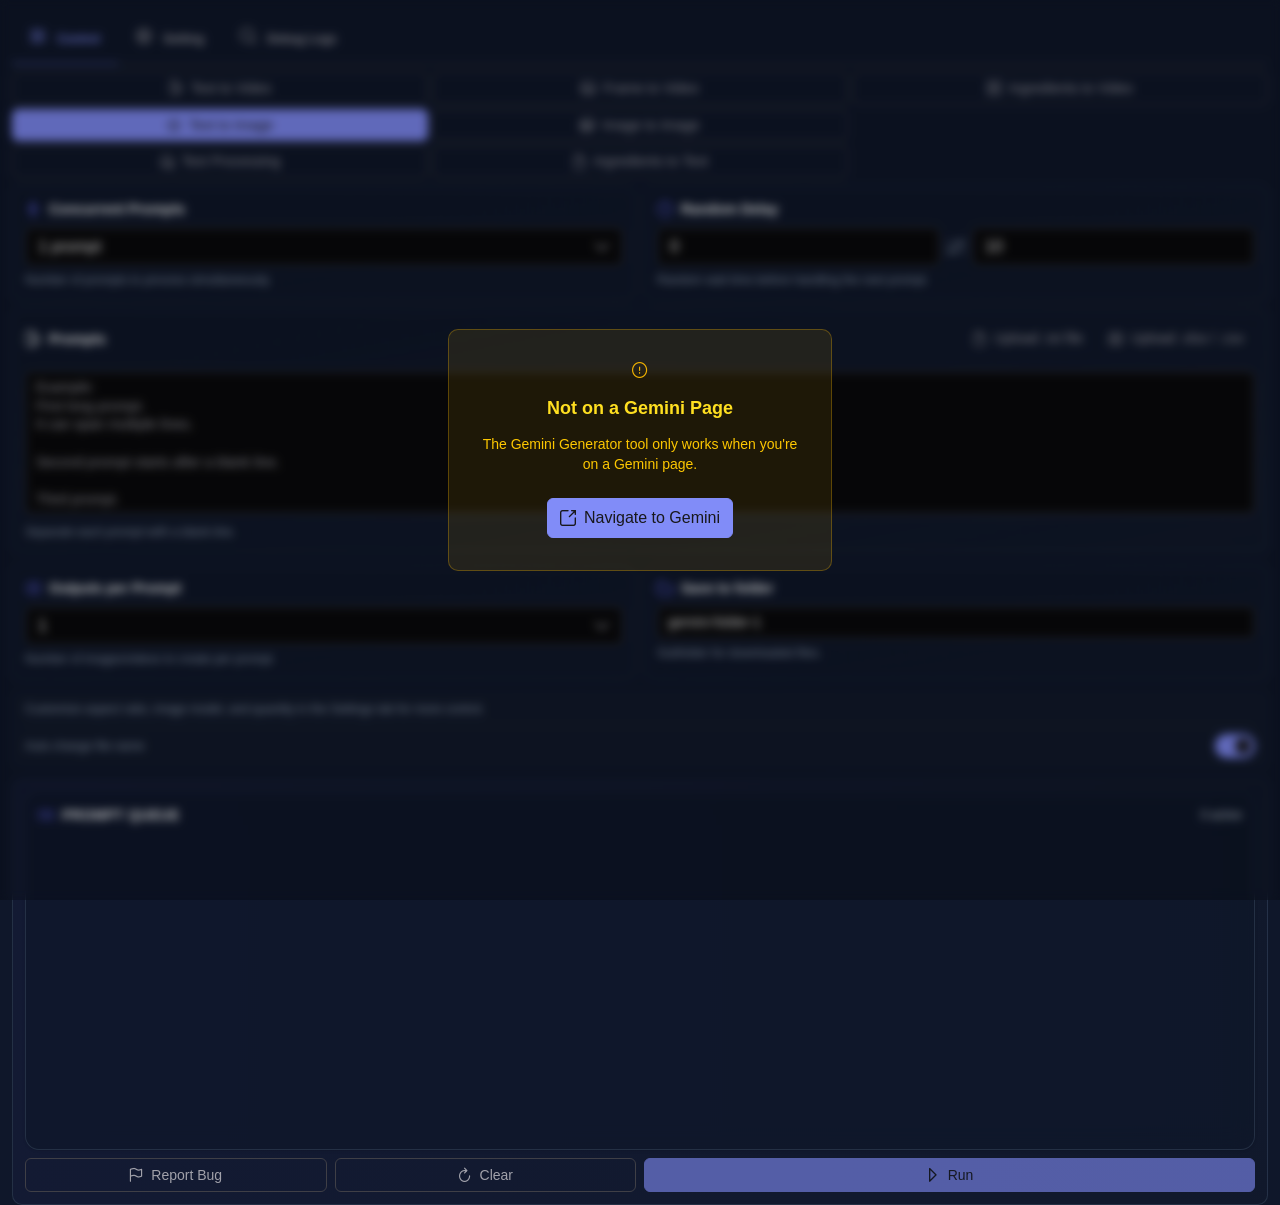
<file: src/ui/side-panel/index.html>
<!doctype html>
<html lang="en">
  <head>
    <meta charset="UTF-8" />
    <link
      rel="icon"
      type="image/png"
      href="../../../logo.png"
    />
    <meta
      name="viewport"
      content="width=device-width, initial-scale=1.0"
    />
    <title>Gemini Generator</title>
    <script type="module" crossorigin src="../../../assets/index.html-CFx1nEy_.js"></script>
    <link rel="modulepreload" crossorigin href="../../../assets/remoteConfig-CLW4nOVG.js">
    <link rel="stylesheet" crossorigin href="../../../assets/index-BLc8tHC3.css">
  </head>
  <body>
    <div id="app"></div>
  </body>
</html>
</file>
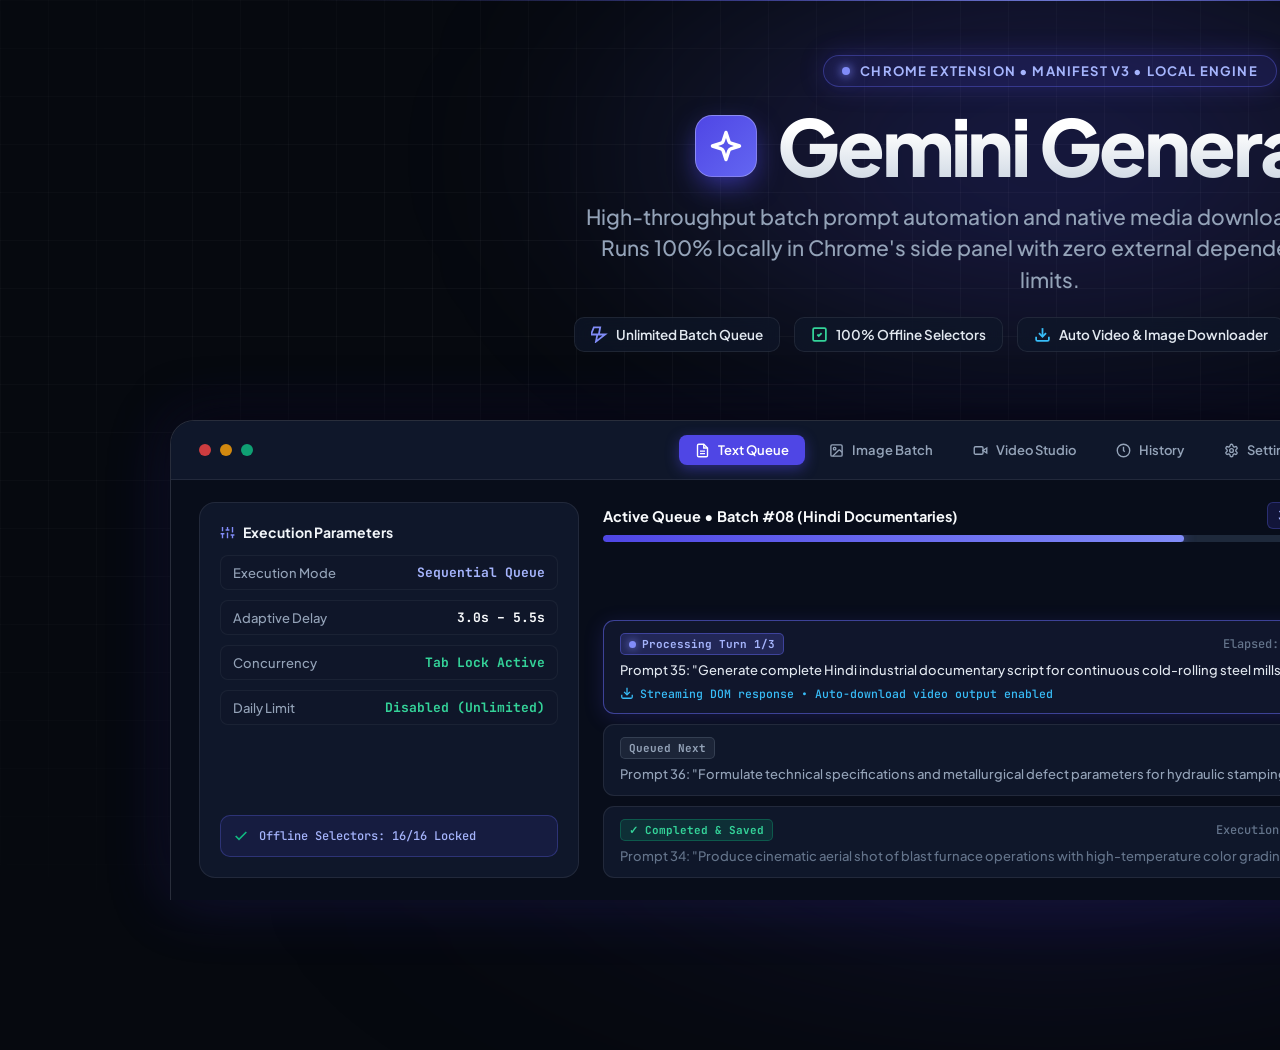
<file: assets/banner_template.html>
<!DOCTYPE html>
<html lang="en">
<head>
  <meta charset="UTF-8">
  <meta name="viewport" content="width=device-width, initial-scale=1.0">
  <title>Gemini Generator Panoramic 21:9</title>
  <link rel="stylesheet" href="embedded_fonts.css">
  <style>
    * {
      box-sizing: border-box;
      margin: 0;
      padding: 0;
    }

    body {
      width: 2100px;
      height: 900px;
      overflow: hidden;
      background-color: #06090F;
      font-family: 'Plus Jakarta Sans', sans-serif;
      color: #F8FAFC;
      display: flex;
      flex-direction: column;
      align-items: center;
      justify-content: space-between;
      position: relative;
      padding: 55px 80px 0 80px;
      -webkit-font-smoothing: antialiased;
      -moz-osx-font-smoothing: grayscale;
    }

    /* Ambient lighting & background grid */
    .top-edge-highlight {
      position: absolute;
      top: 0;
      left: 15%;
      right: 15%;
      height: 1px;
      background: linear-gradient(90deg, transparent, rgba(99, 102, 241, 0.5) 30%, rgba(129, 140, 248, 0.8) 50%, rgba(99, 102, 241, 0.5) 70%, transparent);
      z-index: 4;
    }

    .bg-grid {
      position: absolute;
      inset: 0;
      background-image: 
        linear-gradient(to right, rgba(255, 255, 255, 0.035) 1px, transparent 1px),
        linear-gradient(to bottom, rgba(255, 255, 255, 0.035) 1px, transparent 1px);
      background-size: 48px 48px;
      mask-image: radial-gradient(ellipse 95% 85% at 50% 40%, #000 30%, transparent 95%);
      z-index: 1;
    }

    .ambient-glow-top {
      position: absolute;
      top: -120px;
      left: 50%;
      transform: translateX(-50%);
      width: 1100px;
      height: 550px;
      background: radial-gradient(ellipse, rgba(79, 70, 229, 0.28) 0%, rgba(99, 102, 241, 0.12) 42%, transparent 72%);
      filter: blur(80px);
      z-index: 1;
      pointer-events: none;
    }

    .ambient-glow-bottom {
      position: absolute;
      bottom: -150px;
      left: 50%;
      transform: translateX(-50%);
      width: 1400px;
      height: 500px;
      background: radial-gradient(ellipse, rgba(67, 56, 202, 0.25) 0%, rgba(30, 27, 75, 0.1) 48%, transparent 75%);
      filter: blur(90px);
      z-index: 1;
      pointer-events: none;
    }

    /* Top Hero Section */
    .hero-section {
      position: relative;
      z-index: 2;
      display: flex;
      flex-direction: column;
      align-items: center;
      text-align: center;
      max-width: 1200px;
    }

    .pill-tag {
      display: inline-flex;
      align-items: center;
      gap: 10px;
      padding: 7px 18px;
      border-radius: 9999px;
      background: rgba(79, 70, 229, 0.14);
      border: 1px solid rgba(99, 102, 241, 0.38);
      font-size: 13px;
      font-weight: 700;
      letter-spacing: 0.09em;
      text-transform: uppercase;
      color: #A5B4FC;
      margin-bottom: 18px;
      box-shadow: 0 0 24px rgba(79, 70, 229, 0.25);
    }

    .pill-beacon {
      width: 8px;
      height: 8px;
      border-radius: 50%;
      background: #818CF8;
      box-shadow: 0 0 10px #818CF8, 0 0 18px #6366F1;
    }

    .brand-title {
      font-size: 78px;
      font-weight: 800;
      line-height: 1.05;
      letter-spacing: -0.04em;
      margin-bottom: 14px;
      background: linear-gradient(180deg, #FFFFFF 30%, #CBD5E1 100%);
      -webkit-background-clip: text;
      -webkit-text-fill-color: transparent;
      display: flex;
      align-items: center;
      justify-content: center;
      gap: 20px;
    }

    .brand-icon-box {
      width: 62px;
      height: 62px;
      display: inline-flex;
      align-items: center;
      justify-content: center;
      background: linear-gradient(135deg, #4F46E5 0%, #6366F1 100%);
      border-radius: 17px;
      border: 1px solid rgba(255, 255, 255, 0.28);
      box-shadow: 0 10px 28px -4px rgba(79, 70, 229, 0.65);
      flex-shrink: 0;
    }

    .brand-subtitle {
      font-size: 21px;
      line-height: 1.5;
      color: #94A3B8;
      font-weight: 500;
      margin-bottom: 22px;
      max-width: 950px;
    }

    .features-ribbon {
      display: flex;
      align-items: center;
      justify-content: center;
      gap: 14px;
      margin-bottom: 26px;
    }

    .feature-chip {
      display: flex;
      align-items: center;
      gap: 8px;
      padding: 8px 16px;
      border-radius: 10px;
      background: rgba(15, 23, 42, 0.7);
      border: 1px solid rgba(255, 255, 255, 0.08);
      font-size: 13.5px;
      font-weight: 600;
      color: #E2E8F0;
      backdrop-filter: blur(10px);
    }

    .chip-icon {
      display: flex;
      align-items: center;
      justify-content: center;
    }

    .chip-icon.indigo { color: #818CF8; }
    .chip-icon.emerald { color: #34D399; }
    .chip-icon.sky { color: #38BDF8; }
    .chip-icon.amber { color: #FBBF24; }

    /* Panoramic Bottom Console */
    .console-container {
      position: relative;
      z-index: 2;
      width: 1760px;
      height: 480px;
      background: #0B1120;
      border-top-left-radius: 24px;
      border-top-right-radius: 24px;
      border: 1px solid rgba(255, 255, 255, 0.12);
      border-bottom: none;
      box-shadow: 
        0 -15px 50px -10px rgba(0, 0, 0, 0.8),
        0 0 65px rgba(79, 70, 229, 0.22);
      overflow: hidden;
      display: flex;
      flex-direction: column;
    }

    /* Console Titlebar */
    .console-titlebar {
      background: #0F172A;
      padding: 14px 28px;
      border-bottom: 1px solid rgba(255, 255, 255, 0.08);
      display: flex;
      align-items: center;
      justify-content: space-between;
    }

    .mac-buttons {
      display: flex;
      gap: 9px;
    }

    .mac-dot {
      width: 12px;
      height: 12px;
      border-radius: 50%;
    }

    .mac-dot.red { background: #EF4444; opacity: 0.85; }
    .mac-dot.yellow { background: #F59E0B; opacity: 0.85; }
    .mac-dot.green { background: #10B981; opacity: 0.85; }

    .console-nav-tabs {
      display: flex;
      align-items: center;
      gap: 8px;
    }

    .nav-tab {
      padding: 7px 16px;
      font-size: 13px;
      font-weight: 600;
      border-radius: 8px;
      color: #94A3B8;
      display: flex;
      align-items: center;
      gap: 8px;
    }

    .nav-tab.active {
      background: #4F46E5;
      color: #FFFFFF;
      box-shadow: 0 4px 14px rgba(79, 70, 229, 0.45);
    }

    .status-badge-chip {
      font-size: 12px;
      font-weight: 700;
      color: #34D399;
      background: rgba(16, 185, 129, 0.12);
      border: 1px solid rgba(16, 185, 129, 0.3);
      padding: 5px 12px;
      border-radius: 999px;
      display: flex;
      align-items: center;
      gap: 7px;
      font-family: 'JetBrains Mono', monospace;
    }

    .live-dot {
      width: 7px;
      height: 7px;
      border-radius: 50%;
      background: #34D399;
      box-shadow: 0 0 8px #34D399;
    }

    /* Console Multi-Column Body */
    .console-body {
      flex: 1;
      padding: 22px 28px;
      display: grid;
      grid-template-columns: 380px 1fr 420px;
      gap: 24px;
      background: #080D1A;
    }

    /* Column 1: Config & Selectors */
    .col-sidebar {
      background: #0F172A;
      border: 1px solid rgba(255, 255, 255, 0.08);
      border-radius: 16px;
      padding: 20px;
      display: flex;
      flex-direction: column;
      justify-content: space-between;
    }

    .col-title {
      font-size: 14px;
      font-weight: 700;
      color: #F1F5F9;
      display: flex;
      align-items: center;
      gap: 8px;
      margin-bottom: 14px;
    }

    .config-list {
      display: flex;
      flex-direction: column;
      gap: 10px;
    }

    .config-row {
      display: flex;
      align-items: center;
      justify-content: space-between;
      font-size: 13px;
      padding: 8px 12px;
      background: rgba(15, 23, 42, 0.8);
      border: 1px solid rgba(255, 255, 255, 0.05);
      border-radius: 8px;
    }

    .config-row-label {
      color: #94A3B8;
      font-weight: 500;
    }

    .config-row-val {
      color: #F8FAFC;
      font-family: 'JetBrains Mono', monospace;
      font-weight: 600;
    }

    .val-active { color: #34D399; }
    .val-indigo { color: #A5B4FC; }

    .selector-status-box {
      background: rgba(79, 70, 229, 0.12);
      border: 1px solid rgba(99, 102, 241, 0.3);
      border-radius: 10px;
      padding: 12px;
      font-size: 12px;
      font-family: 'JetBrains Mono', monospace;
      color: #A5B4FC;
      display: flex;
      align-items: center;
      gap: 10px;
    }

    /* Column 2: Active Batch Queue */
    .col-queue {
      display: flex;
      flex-direction: column;
      justify-content: space-between;
    }

    .queue-top-status {
      display: flex;
      align-items: center;
      justify-content: space-between;
      margin-bottom: 6px;
    }

    .queue-name {
      font-size: 14.5px;
      font-weight: 700;
      color: #F8FAFC;
    }

    .queue-progress-pill {
      font-size: 12.5px;
      font-family: 'JetBrains Mono', monospace;
      font-weight: 700;
      color: #A5B4FC;
      background: rgba(79, 70, 229, 0.16);
      padding: 4px 10px;
      border-radius: 6px;
      border: 1px solid rgba(99, 102, 241, 0.3);
    }

    .progress-bar {
      width: 100%;
      height: 7px;
      background: #1E293B;
      border-radius: 999px;
      overflow: hidden;
      margin-bottom: 12px;
    }

    .progress-fill {
      width: 68%;
      height: 100%;
      background: linear-gradient(90deg, #4F46E5, #818CF8);
      border-radius: 999px;
      box-shadow: 0 0 12px rgba(99, 102, 241, 0.7);
    }

    .queue-cards {
      display: flex;
      flex-direction: column;
      gap: 10px;
    }

    .q-card {
      background: #0F172A;
      border: 1px solid rgba(255, 255, 255, 0.08);
      border-radius: 11px;
      padding: 12px 16px;
      display: flex;
      flex-direction: column;
      gap: 6px;
    }

    .q-card.active {
      border-color: rgba(99, 102, 241, 0.55);
      background: rgba(17, 24, 46, 0.95);
      box-shadow: 0 4px 20px rgba(79, 70, 229, 0.2);
    }

    .q-card-head {
      display: flex;
      align-items: center;
      justify-content: space-between;
    }

    .tag-active {
      font-size: 11px;
      font-family: 'JetBrains Mono', monospace;
      font-weight: 700;
      padding: 3px 8px;
      border-radius: 5px;
      background: rgba(99, 102, 241, 0.22);
      color: #A5B4FC;
      border: 1px solid rgba(99, 102, 241, 0.45);
      display: flex;
      align-items: center;
      gap: 6px;
    }

    .tag-done {
      font-size: 11px;
      font-family: 'JetBrains Mono', monospace;
      font-weight: 700;
      padding: 3px 8px;
      border-radius: 5px;
      background: rgba(16, 185, 129, 0.15);
      color: #34D399;
      border: 1px solid rgba(16, 185, 129, 0.3);
    }

    .tag-queued {
      font-size: 11px;
      font-family: 'JetBrains Mono', monospace;
      font-weight: 700;
      color: #94A3B8;
      background: rgba(148, 163, 184, 0.1);
      padding: 3px 8px;
      border-radius: 5px;
      border: 1px solid rgba(148, 163, 184, 0.2);
    }

    .q-time {
      font-size: 12px;
      color: #64748B;
      font-family: 'JetBrains Mono', monospace;
    }

    .q-text {
      font-size: 13px;
      color: #E2E8F0;
      font-weight: 500;
      line-height: 1.4;
      white-space: nowrap;
      overflow: hidden;
      text-overflow: ellipsis;
    }

    .q-footer-info {
      font-size: 11.5px;
      color: #38BDF8;
      font-family: 'JetBrains Mono', monospace;
      display: flex;
      align-items: center;
      gap: 6px;
    }

    /* Column 3: Media Output & Downloads */
    .col-downloads {
      background: #0F172A;
      border: 1px solid rgba(255, 255, 255, 0.08);
      border-radius: 16px;
      padding: 20px;
      display: flex;
      flex-direction: column;
      justify-content: space-between;
    }

    .media-list {
      display: flex;
      flex-direction: column;
      gap: 10px;
    }

    .media-item {
      display: flex;
      align-items: center;
      gap: 12px;
      padding: 10px 12px;
      background: rgba(15, 23, 42, 0.75);
      border: 1px solid rgba(255, 255, 255, 0.06);
      border-radius: 10px;
    }

    .media-icon-box {
      width: 38px;
      height: 38px;
      border-radius: 8px;
      display: flex;
      align-items: center;
      justify-content: center;
      flex-shrink: 0;
    }

    .media-icon-box.video {
      background: rgba(79, 70, 229, 0.2);
      color: #818CF8;
      border: 1px solid rgba(99, 102, 241, 0.3);
    }

    .media-icon-box.image {
      background: rgba(56, 189, 248, 0.18);
      color: #38BDF8;
      border: 1px solid rgba(56, 189, 248, 0.3);
    }

    .media-info {
      flex: 1;
      overflow: hidden;
    }

    .media-name {
      font-size: 13px;
      font-weight: 600;
      color: #F1F5F9;
      white-space: nowrap;
      overflow: hidden;
      text-overflow: ellipsis;
    }

    .media-meta {
      font-size: 11.5px;
      color: #34D399;
      font-family: 'JetBrains Mono', monospace;
    }

    .save-path-pill {
      font-size: 11.5px;
      font-family: 'JetBrains Mono', monospace;
      color: #64748B;
      padding: 10px;
      background: rgba(8, 13, 26, 0.8);
      border: 1px solid rgba(255, 255, 255, 0.05);
      border-radius: 8px;
      display: flex;
      align-items: center;
      gap: 8px;
    }
  </style>
</head>
<body>
  <div class="top-edge-highlight"></div>
  <div class="bg-grid"></div>
  <div class="ambient-glow-top"></div>
  <div class="ambient-glow-bottom"></div>

  <!-- Hero Top -->
  <div class="hero-section">
    <div class="pill-tag">
      <span class="pill-beacon"></span>
      Chrome Extension &bull; Manifest V3 &bull; Local Engine
    </div>

    <h1 class="brand-title">
      <span class="brand-icon-box">
        <svg width="36" height="36" viewBox="0 0 24 24" fill="none" stroke="#FFFFFF" stroke-width="2.3" stroke-linecap="round" stroke-linejoin="round">
          <path d="m12 3-1.912 5.813a2 2 0 0 1-1.275 1.275L3 12l5.813 1.912a2 2 0 0 1 1.275 1.275L12 21l1.912-5.813a2 2 0 0 1 1.275-1.275L21 12l-5.813-1.912a2 2 0 0 1-1.275-1.275L12 3Z"/>
        </svg>
      </span>
      Gemini Generator
    </h1>

    <p class="brand-subtitle">
      High-throughput batch prompt automation and native media downloader for Google Gemini. Runs 100% locally in Chrome's side panel with zero external dependencies and no artificial limits.
    </p>

    <div class="features-ribbon">
      <div class="feature-chip">
        <span class="chip-icon indigo">
          <svg width="17" height="17" viewBox="0 0 24 24" fill="none" stroke="currentColor" stroke-width="2.5"><path d="m13 2-2 10h9L7 22l2-10H0l4-10h9Z"/></svg>
        </span>
        Unlimited Batch Queue
      </div>

      <div class="feature-chip">
        <span class="chip-icon emerald">
          <svg width="17" height="17" viewBox="0 0 24 24" fill="none" stroke="currentColor" stroke-width="2.5"><rect width="18" height="18" x="3" y="3" rx="2"/><path d="m9 12 2 2 4-4"/></svg>
        </span>
        100% Offline Selectors
      </div>

      <div class="feature-chip">
        <span class="chip-icon sky">
          <svg width="17" height="17" viewBox="0 0 24 24" fill="none" stroke="currentColor" stroke-width="2.5"><path d="M21 15v4a2 2 0 0 1-2 2H5a2 2 0 0 1-2-2v-4"/><polyline points="7 10 12 15 17 10"/><line x1="12" x2="12" y1="15" y2="3"/></svg>
        </span>
        Auto Video & Image Downloader
      </div>

      <div class="feature-chip">
        <span class="chip-icon amber">
          <svg width="17" height="17" viewBox="0 0 24 24" fill="none" stroke="currentColor" stroke-width="2.5"><circle cx="12" cy="12" r="10"/><polyline points="12 6 12 12 16 14"/></svg>
        </span>
        Adaptive Throttling Delays
      </div>
    </div>
  </div>

  <!-- Panoramic Console Bottom -->
  <div class="console-container">
    <div class="console-titlebar">
      <div class="mac-buttons">
        <div class="mac-dot red"></div>
        <div class="mac-dot yellow"></div>
        <div class="mac-dot green"></div>
      </div>

      <div class="console-nav-tabs">
        <div class="nav-tab active">
          <svg width="15" height="15" viewBox="0 0 24 24" fill="none" stroke="currentColor" stroke-width="2.2"><path d="M14 2H6a2 2 0 0 0-2 2v16a2 2 0 0 0 2 2h12a2 2 0 0 0 2-2V8z"/><polyline points="14 2 14 8 20 8"/><line x1="16" x2="8" y1="13" y2="13"/><line x1="16" x2="8" y1="17" y2="17"/></svg>
          Text Queue
        </div>
        <div class="nav-tab">
          <svg width="15" height="15" viewBox="0 0 24 24" fill="none" stroke="currentColor" stroke-width="2.2"><rect width="18" height="18" x="3" y="3" rx="2" ry="2"/><circle cx="9" cy="9" r="2"/><path d="m21 15-3.086-3.086a2 2 0 0 0-2.828 0L6 21"/></svg>
          Image Batch
        </div>
        <div class="nav-tab">
          <svg width="15" height="15" viewBox="0 0 24 24" fill="none" stroke="currentColor" stroke-width="2.2"><path d="m22 8-6 4 6 4V8Z"/><rect width="14" height="12" x="2" y="6" rx="2"/></svg>
          Video Studio
        </div>
        <div class="nav-tab">
          <svg width="15" height="15" viewBox="0 0 24 24" fill="none" stroke="currentColor" stroke-width="2.2"><circle cx="12" cy="12" r="10"/><polyline points="12 6 12 12 14 14"/></svg>
          History
        </div>
        <div class="nav-tab">
          <svg width="15" height="15" viewBox="0 0 24 24" fill="none" stroke="currentColor" stroke-width="2.2"><path d="M12.22 2h-.44a2 2 0 0 0-2 2v.18a2 2 0 0 1-1 1.73l-.43.25a2 2 0 0 1-2 0l-.15-.08a2 2 0 0 0-2.73.73l-.22.38a2 2 0 0 0 .73 2.73l.15.1a2 2 0 0 1 1 1.72v.51a2 2 0 0 1-1 1.74l-.15.09a2 2 0 0 0-.73 2.73l.22.38a2 2 0 0 0 2.73.73l.15-.08a2 2 0 0 1 2 0l.43.25a2 2 0 0 1 1 1.73V20a2 2 0 0 0 2 2h.44a2 2 0 0 0 2-2v-.18a2 2 0 0 1 1-1.73l.43-.25a2 2 0 0 1 2 0l.15.08a2 2 0 0 0 2.73-.73l.22-.39a2 2 0 0 0-.73-2.73l-.15-.08a2 2 0 0 1-1-1.74v-.5a2 2 0 0 1 1-1.74l.15-.09a2 2 0 0 0 .73-2.73l-.22-.38a2 2 0 0 0-2.73-.73l-.15.08a2 2 0 0 1-2 0l-.43-.25a2 2 0 0 1-1-1.73V4a2 2 0 0 0-2-2z"/><circle cx="12" cy="12" r="3"/></svg>
          Settings
        </div>
      </div>

      <div class="status-badge-chip">
        <span class="live-dot"></span>
        AUTOMATION ACTIVE
      </div>
    </div>

    <!-- 3-Column Console Body -->
    <div class="console-body">
      <!-- Col 1: Config -->
      <div class="col-sidebar">
        <div>
          <div class="col-title">
            <svg width="15" height="15" viewBox="0 0 24 24" fill="none" stroke="#818CF8" stroke-width="2.2"><path d="M4 21v-7"/><path d="M4 10V3"/><path d="M12 21v-9"/><path d="M12 8V3"/><path d="M20 21v-5"/><path d="M20 12V3"/><path d="M1 14h6"/><path d="M9 8h6"/><path d="M17 16h6"/></svg>
            Execution Parameters
          </div>
          <div class="config-list">
            <div class="config-row">
              <span class="config-row-label">Execution Mode</span>
              <span class="config-row-val val-indigo">Sequential Queue</span>
            </div>
            <div class="config-row">
              <span class="config-row-label">Adaptive Delay</span>
              <span class="config-row-val">3.0s – 5.5s</span>
            </div>
            <div class="config-row">
              <span class="config-row-label">Concurrency</span>
              <span class="config-row-val val-active">Tab Lock Active</span>
            </div>
            <div class="config-row">
              <span class="config-row-label">Daily Limit</span>
              <span class="config-row-val val-active">Disabled (Unlimited)</span>
            </div>
          </div>
        </div>

        <div class="selector-status-box">
          <svg width="16" height="16" viewBox="0 0 24 24" fill="none" stroke="#10B981" stroke-width="2.5"><polyline points="20 6 9 17 4 12"/></svg>
          <span>Offline Selectors: 16/16 Locked</span>
        </div>
      </div>

      <!-- Col 2: Live Queue -->
      <div class="col-queue">
        <div>
          <div class="queue-top-status">
            <div class="queue-name">Active Queue &bull; Batch #08 (Hindi Documentaries)</div>
            <div class="queue-progress-pill">34 / 50 Prompts (68%)</div>
          </div>

          <div class="progress-bar">
            <div class="progress-fill"></div>
          </div>
        </div>

        <div class="queue-cards">
          <!-- Active Card -->
          <div class="q-card active">
            <div class="q-card-head">
              <span class="tag-active">
                <span class="live-dot" style="background:#818CF8; box-shadow:0 0 8px #818CF8;"></span>
                Processing Turn 1/3
              </span>
              <span class="q-time">Elapsed: 04.2s &bull; Throttle: 3.5s</span>
            </div>
            <div class="q-text">
              Prompt 35: "Generate complete Hindi industrial documentary script for continuous cold-rolling steel mills..."
            </div>
            <div class="q-footer-info">
              <svg width="14" height="14" viewBox="0 0 24 24" fill="none" stroke="currentColor" stroke-width="2.2"><path d="M21 15v4a2 2 0 0 1-2 2H5a2 2 0 0 1-2-2v-4"/><polyline points="7 10 12 15 17 10"/><line x1="12" x2="12" y1="15" y2="3"/></svg>
              Streaming DOM response &bull; Auto-download video output enabled
            </div>
          </div>

          <!-- Queued Card -->
          <div class="q-card">
            <div class="q-card-head">
              <span class="tag-queued">Queued Next</span>
              <span class="q-time">Turn 36 of 50</span>
            </div>
            <div class="q-text" style="color: #94A3B8;">
              Prompt 36: "Formulate technical specifications and metallurgical defect parameters for hydraulic stamping dies..."
            </div>
          </div>

          <!-- Completed Card -->
          <div class="q-card">
            <div class="q-card-head">
              <span class="tag-done">&check; Completed & Saved</span>
              <span class="q-time">Execution: 05.8s &bull; Media Grabbed</span>
            </div>
            <div class="q-text" style="color: #64748B;">
              Prompt 34: "Produce cinematic aerial shot of blast furnace operations with high-temperature color grading..."
            </div>
          </div>
        </div>
      </div>

      <!-- Col 3: Downloads -->
      <div class="col-downloads">
        <div>
          <div class="col-title">
            <svg width="15" height="15" viewBox="0 0 24 24" fill="none" stroke="#38BDF8" stroke-width="2.2"><path d="M21 15v4a2 2 0 0 1-2 2H5a2 2 0 0 1-2-2v-4"/><polyline points="7 10 12 15 17 10"/><line x1="12" x2="12" y1="15" y2="3"/></svg>
            Auto Captured Media
          </div>
          <div class="media-list">
            <div class="media-item">
              <div class="media-icon-box video">
                <svg width="18" height="18" viewBox="0 0 24 24" fill="none" stroke="currentColor" stroke-width="2.2"><path d="m22 8-6 4 6 4V8Z"/><rect width="14" height="12" x="2" y="6" rx="2"/></svg>
              </div>
              <div class="media-info">
                <div class="media-name">copper_wire_extrusion.mp4</div>
                <div class="media-meta">&check; Saved (1080p &bull; 18.4 MB)</div>
              </div>
            </div>

            <div class="media-item">
              <div class="media-icon-box image">
                <svg width="18" height="18" viewBox="0 0 24 24" fill="none" stroke="currentColor" stroke-width="2.2"><rect width="18" height="18" x="3" y="3" rx="2" ry="2"/><circle cx="9" cy="9" r="2"/><path d="m21 15-3.086-3.086a2 2 0 0 0-2.828 0L6 21"/></svg>
              </div>
              <div class="media-info">
                <div class="media-name">blast_furnace_drone_view.png</div>
                <div class="media-meta">&check; Saved (4K &bull; 4.2 MB)</div>
              </div>
            </div>
          </div>
        </div>

        <div class="save-path-pill">
          <svg width="15" height="15" viewBox="0 0 24 24" fill="none" stroke="#64748B" stroke-width="2"><path d="M20 20a2 2 0 0 0 2-2V8a2 2 0 0 0-2-2h-7.9a2 2 0 0 1-1.69-.9L9.6 3.9A2 2 0 0 0 7.93 3H4a2 2 0 0 0-2 2v13a2 2 0 0 0 2 2Z"/></svg>
          <span>Target: /Downloads/Gemini/Media/</span>
        </div>
      </div>
    </div>
  </div>
</body>
</html>
</file>
<file: assets/index-BLc8tHC3.css>
@layer properties{@supports (((-webkit-hyphens:none)) and (not (margin-trim:inline))) or ((-moz-orient:inline) and (not (color:rgb(from red r g b)))){*,:before,:after,::backdrop{--tw-translate-x:0;--tw-translate-y:0;--tw-translate-z:0;--tw-scale-x:1;--tw-scale-y:1;--tw-scale-z:1;--tw-space-y-reverse:0;--tw-divide-y-reverse:0;--tw-border-style:solid;--tw-gradient-position:initial;--tw-gradient-from:#0000;--tw-gradient-via:#0000;--tw-gradient-to:#0000;--tw-gradient-stops:initial;--tw-gradient-via-stops:initial;--tw-gradient-from-position:0%;--tw-gradient-via-position:50%;--tw-gradient-to-position:100%;--tw-leading:initial;--tw-font-weight:initial;--tw-tracking:initial;--tw-ordinal:initial;--tw-slashed-zero:initial;--tw-numeric-figure:initial;--tw-numeric-spacing:initial;--tw-numeric-fraction:initial;--tw-shadow:0 0 #0000;--tw-shadow-color:initial;--tw-shadow-alpha:100%;--tw-inset-shadow:0 0 #0000;--tw-inset-shadow-color:initial;--tw-inset-shadow-alpha:100%;--tw-ring-color:initial;--tw-ring-shadow:0 0 #0000;--tw-inset-ring-color:initial;--tw-inset-ring-shadow:0 0 #0000;--tw-ring-inset:initial;--tw-ring-offset-width:0px;--tw-ring-offset-color:#fff;--tw-ring-offset-shadow:0 0 #0000;--tw-blur:initial;--tw-brightness:initial;--tw-contrast:initial;--tw-grayscale:initial;--tw-hue-rotate:initial;--tw-invert:initial;--tw-opacity:initial;--tw-saturate:initial;--tw-sepia:initial;--tw-drop-shadow:initial;--tw-drop-shadow-color:initial;--tw-drop-shadow-alpha:100%;--tw-drop-shadow-size:initial;--tw-backdrop-blur:initial;--tw-backdrop-brightness:initial;--tw-backdrop-contrast:initial;--tw-backdrop-grayscale:initial;--tw-backdrop-hue-rotate:initial;--tw-backdrop-invert:initial;--tw-backdrop-opacity:initial;--tw-backdrop-saturate:initial;--tw-backdrop-sepia:initial;--tw-duration:initial;--tw-ease:initial;--tw-animation-delay:0s;--tw-animation-direction:normal;--tw-animation-duration:initial;--tw-animation-fill-mode:none;--tw-animation-iteration-count:1;--tw-enter-blur:0;--tw-enter-opacity:1;--tw-enter-rotate:0;--tw-enter-scale:1;--tw-enter-translate-x:0;--tw-enter-translate-y:0;--tw-exit-blur:0;--tw-exit-opacity:1;--tw-exit-rotate:0;--tw-exit-scale:1;--tw-exit-translate-x:0;--tw-exit-translate-y:0}}}@layer theme{:root,:host{--font-sans:"Public Sans",sans-serif;--font-mono:ui-monospace,SFMono-Regular,Menlo,Monaco,Consolas,"Liberation Mono","Courier New",monospace;--color-red-400:oklch(70.4% .191 22.216);--color-red-500:oklch(63.7% .237 25.331);--color-orange-50:oklch(98% .016 73.684);--color-orange-200:oklch(90.1% .076 70.697);--color-orange-700:oklch(55.3% .195 38.402);--color-orange-900:oklch(40.8% .123 38.172);--color-amber-50:oklch(98.7% .022 95.277);--color-amber-100:oklch(96.2% .059 95.617);--color-amber-200:oklch(92.4% .12 95.746);--color-amber-600:oklch(66.6% .179 58.318);--color-amber-700:oklch(55.5% .163 48.998);--color-amber-800:oklch(47.3% .137 46.201);--color-amber-900:oklch(41.4% .112 45.904);--color-yellow-300:oklch(90.5% .182 98.111);--color-yellow-400:oklch(85.2% .199 91.936);--color-yellow-500:oklch(79.5% .184 86.047);--color-yellow-600:oklch(68.1% .162 75.834);--color-yellow-700:oklch(55.4% .135 66.442);--color-green-300:oklch(87.1% .15 154.449);--color-green-500:oklch(72.3% .219 149.579);--color-emerald-50:oklch(97.9% .021 166.113);--color-emerald-100:oklch(95% .052 163.051);--color-emerald-200:oklch(90.5% .093 164.15);--color-emerald-400:oklch(76.5% .177 163.223);--color-emerald-500:oklch(69.6% .17 162.48);--color-emerald-700:oklch(50.8% .118 165.612);--color-emerald-800:oklch(43.2% .095 166.913);--color-emerald-900:oklch(37.8% .077 168.94);--color-blue-50:oklch(97% .014 254.604);--color-blue-100:oklch(93.2% .032 255.585);--color-blue-200:oklch(88.2% .059 254.128);--color-blue-600:oklch(54.6% .245 262.881);--color-blue-700:oklch(48.8% .243 264.376);--color-blue-800:oklch(42.4% .199 265.638);--color-blue-900:oklch(37.9% .146 265.522);--color-rose-50:oklch(96.9% .015 12.422);--color-rose-100:oklch(94.1% .03 12.58);--color-rose-200:oklch(89.2% .058 10.001);--color-rose-500:oklch(64.5% .246 16.439);--color-rose-600:oklch(58.6% .253 17.585);--color-rose-700:oklch(51.4% .222 16.935);--color-rose-800:oklch(45.5% .188 13.697);--color-rose-900:oklch(41% .159 10.272);--color-slate-50:oklch(98.4% .003 247.858);--color-slate-100:oklch(96.8% .007 247.896);--color-slate-200:oklch(92.9% .013 255.508);--color-slate-300:oklch(86.9% .022 252.894);--color-slate-600:oklch(44.6% .043 257.281);--color-slate-700:oklch(37.2% .044 257.287);--color-slate-800:oklch(27.9% .041 260.031);--color-black:#000;--color-white:#fff;--spacing:.25rem;--container-sm:24rem;--container-md:28rem;--text-xs:.75rem;--text-xs--line-height:calc(1/.75);--text-sm:.875rem;--text-sm--line-height:calc(1.25/.875);--text-base:1rem;--text-base--line-height: 1.5 ;--text-lg:1.125rem;--text-lg--line-height:calc(1.75/1.125);--text-xl:1.25rem;--text-xl--line-height:calc(1.75/1.25);--text-2xl:1.5rem;--text-2xl--line-height:calc(2/1.5);--text-5xl:3rem;--text-5xl--line-height:1;--font-weight-medium:500;--font-weight-semibold:600;--font-weight-bold:700;--tracking-wide:.025em;--leading-tight:1.25;--leading-relaxed:1.625;--ease-in:cubic-bezier(.4,0,1,1);--ease-out:cubic-bezier(0,0,.2,1);--animate-spin:spin 1s linear infinite;--blur-md:12px;--default-transition-duration:.15s;--default-transition-timing-function:cubic-bezier(.4,0,.2,1);--default-font-family:var(--font-sans);--default-mono-font-family:var(--font-mono)}}@layer base{*,:after,:before,::backdrop{box-sizing:border-box;border:0 solid;margin:0;padding:0}::file-selector-button{box-sizing:border-box;border:0 solid;margin:0;padding:0}html,:host{-webkit-text-size-adjust:100%;tab-size:4;line-height:1.5;font-family:var(--default-font-family,ui-sans-serif,system-ui,sans-serif,"Apple Color Emoji","Segoe UI Emoji","Segoe UI Symbol","Noto Color Emoji");font-feature-settings:var(--default-font-feature-settings,normal);font-variation-settings:var(--default-font-variation-settings,normal);-webkit-tap-highlight-color:transparent}hr{height:0;color:inherit;border-top-width:1px}abbr:where([title]){-webkit-text-decoration:underline dotted;text-decoration:underline dotted}h1,h2,h3,h4,h5,h6{font-size:inherit;font-weight:inherit}a{color:inherit;-webkit-text-decoration:inherit;text-decoration:inherit}b,strong{font-weight:bolder}code,kbd,samp,pre{font-family:var(--default-mono-font-family,ui-monospace,SFMono-Regular,Menlo,Monaco,Consolas,"Liberation Mono","Courier New",monospace);font-feature-settings:var(--default-mono-font-feature-settings,normal);font-variation-settings:var(--default-mono-font-variation-settings,normal);font-size:1em}small{font-size:80%}sub,sup{vertical-align:baseline;font-size:75%;line-height:0;position:relative}sub{bottom:-.25em}sup{top:-.5em}table{text-indent:0;border-color:inherit;border-collapse:collapse}:-moz-focusring{outline:auto}progress{vertical-align:baseline}summary{display:list-item}ol,ul,menu{list-style:none}img,svg,video,canvas,audio,iframe,embed,object{vertical-align:middle;display:block}img,video{max-width:100%;height:auto}button,input,select,optgroup,textarea{font:inherit;font-feature-settings:inherit;font-variation-settings:inherit;letter-spacing:inherit;color:inherit;opacity:1;background-color:#0000;border-radius:0}::file-selector-button{font:inherit;font-feature-settings:inherit;font-variation-settings:inherit;letter-spacing:inherit;color:inherit;opacity:1;background-color:#0000;border-radius:0}:where(select:is([multiple],[size])) optgroup{font-weight:bolder}:where(select:is([multiple],[size])) optgroup option{padding-inline-start:20px}::file-selector-button{margin-inline-end:4px}::placeholder{opacity:1}@supports (not ((-webkit-appearance:-apple-pay-button))) or (contain-intrinsic-size:1px){::placeholder{color:currentColor}@supports (color:color-mix(in lab,red,red)){::placeholder{color:color-mix(in oklab,currentcolor 50%,transparent)}}}textarea{resize:vertical}::-webkit-search-decoration{-webkit-appearance:none}::-webkit-date-and-time-value{min-height:1lh;text-align:inherit}::-webkit-datetime-edit{display:inline-flex}::-webkit-datetime-edit-fields-wrapper{padding:0}::-webkit-datetime-edit{padding-block:0}::-webkit-datetime-edit-year-field{padding-block:0}::-webkit-datetime-edit-month-field{padding-block:0}::-webkit-datetime-edit-day-field{padding-block:0}::-webkit-datetime-edit-hour-field{padding-block:0}::-webkit-datetime-edit-minute-field{padding-block:0}::-webkit-datetime-edit-second-field{padding-block:0}::-webkit-datetime-edit-millisecond-field{padding-block:0}::-webkit-datetime-edit-meridiem-field{padding-block:0}::-webkit-calendar-picker-indicator{line-height:1}:-moz-ui-invalid{box-shadow:none}button,input:where([type=button],[type=reset],[type=submit]){appearance:button}::file-selector-button{appearance:button}::-webkit-inner-spin-button{height:auto}::-webkit-outer-spin-button{height:auto}[hidden]:where(:not([hidden=until-found])){display:none!important}*{border-color:var(--border);outline-color:var(--ring)}@supports (color:color-mix(in lab,red,red)){*{outline-color:color-mix(in oklab,var(--ring)50%,transparent)}}body{background-color:var(--background);color:var(--foreground)}}@layer components;@layer utilities{.pointer-events-auto{pointer-events:auto}.pointer-events-none{pointer-events:none}.invisible{visibility:hidden}.visible{visibility:visible}.absolute{position:absolute}.relative{position:relative}.static{position:static}.inset-0{inset:calc(var(--spacing)*0)}.top-full{top:100%}.right-0{right:calc(var(--spacing)*0)}.bottom-0{bottom:calc(var(--spacing)*0)}.bottom-full{bottom:100%}.left-0{left:calc(var(--spacing)*0)}.left-1\/2{left:50%}.z-40{z-index:40}.z-50{z-index:50}.container{width:100%}@media(min-width:40rem){.container{max-width:40rem}}@media(min-width:48rem){.container{max-width:48rem}}@media(min-width:64rem){.container{max-width:64rem}}@media(min-width:80rem){.container{max-width:80rem}}@media(min-width:96rem){.container{max-width:96rem}}.mx-1{margin-inline:calc(var(--spacing)*1)}.-mt-\[1px\]{margin-top:-1px}.mt-0\.5{margin-top:calc(var(--spacing)*.5)}.mt-1{margin-top:calc(var(--spacing)*1)}.mt-1\.5{margin-top:calc(var(--spacing)*1.5)}.mt-2{margin-top:calc(var(--spacing)*2)}.mt-3{margin-top:calc(var(--spacing)*3)}.mt-6{margin-top:calc(var(--spacing)*6)}.mr-2{margin-right:calc(var(--spacing)*2)}.mb-0\.5{margin-bottom:calc(var(--spacing)*.5)}.mb-1{margin-bottom:calc(var(--spacing)*1)}.mb-1\.5{margin-bottom:calc(var(--spacing)*1.5)}.mb-2{margin-bottom:calc(var(--spacing)*2)}.mb-3{margin-bottom:calc(var(--spacing)*3)}.mb-4{margin-bottom:calc(var(--spacing)*4)}.block{display:block}.flex{display:flex}.grid{display:grid}.hidden{display:none}.inline{display:inline}.inline-block{display:inline-block}.inline-flex{display:inline-flex}.aspect-square{aspect-ratio:1}.h-1\.5{height:calc(var(--spacing)*1.5)}.h-2{height:calc(var(--spacing)*2)}.h-4{height:calc(var(--spacing)*4)}.h-8{height:calc(var(--spacing)*8)}.h-12{height:calc(var(--spacing)*12)}.h-52{height:calc(var(--spacing)*52)}.h-full{height:100%}.h-lvh{height:100lvh}.max-h-40{max-height:calc(var(--spacing)*40)}.max-h-\[1500px\]{max-height:1500px}.min-h-\[300px\]{min-height:300px}.min-h-full{min-height:100%}.w-4{width:calc(var(--spacing)*4)}.w-8{width:calc(var(--spacing)*8)}.w-12{width:calc(var(--spacing)*12)}.w-32{width:calc(var(--spacing)*32)}.w-35{width:calc(var(--spacing)*35)}.w-full{width:100%}.max-w-24{max-width:calc(var(--spacing)*24)}.max-w-\[200px\]{max-width:200px}.max-w-sm{max-width:var(--container-sm)}.min-w-0{min-width:calc(var(--spacing)*0)}.flex-1{flex:1}.flex-shrink-0,.shrink-0{flex-shrink:0}.-translate-x-1\/2{--tw-translate-x: -50% ;translate:var(--tw-translate-x)var(--tw-translate-y)}.translate-y-0{--tw-translate-y:calc(var(--spacing)*0);translate:var(--tw-translate-x)var(--tw-translate-y)}.translate-y-1{--tw-translate-y:calc(var(--spacing)*1);translate:var(--tw-translate-x)var(--tw-translate-y)}.scale-95{--tw-scale-x:95%;--tw-scale-y:95%;--tw-scale-z:95%;scale:var(--tw-scale-x)var(--tw-scale-y)}.scale-100{--tw-scale-x:100%;--tw-scale-y:100%;--tw-scale-z:100%;scale:var(--tw-scale-x)var(--tw-scale-y)}.animate-spin{animation:var(--animate-spin)}.cursor-default{cursor:default}.cursor-move{cursor:move}.cursor-pointer{cursor:pointer}.grid-cols-2{grid-template-columns:repeat(2,minmax(0,1fr))}.grid-cols-3{grid-template-columns:repeat(3,minmax(0,1fr))}.grid-cols-4{grid-template-columns:repeat(4,minmax(0,1fr))}.flex-col{flex-direction:column}.flex-wrap{flex-wrap:wrap}.items-center{align-items:center}.items-start{align-items:flex-start}.justify-between{justify-content:space-between}.justify-center{justify-content:center}.justify-end{justify-content:flex-end}.gap-1{gap:calc(var(--spacing)*1)}.gap-1\.5{gap:calc(var(--spacing)*1.5)}.gap-2{gap:calc(var(--spacing)*2)}.gap-3{gap:calc(var(--spacing)*3)}:where(.space-y-0\.5>:not(:last-child)){--tw-space-y-reverse:0;margin-block-start:calc(calc(var(--spacing)*.5)*var(--tw-space-y-reverse));margin-block-end:calc(calc(var(--spacing)*.5)*calc(1 - var(--tw-space-y-reverse)))}:where(.space-y-1>:not(:last-child)){--tw-space-y-reverse:0;margin-block-start:calc(calc(var(--spacing)*1)*var(--tw-space-y-reverse));margin-block-end:calc(calc(var(--spacing)*1)*calc(1 - var(--tw-space-y-reverse)))}:where(.space-y-1\.5>:not(:last-child)){--tw-space-y-reverse:0;margin-block-start:calc(calc(var(--spacing)*1.5)*var(--tw-space-y-reverse));margin-block-end:calc(calc(var(--spacing)*1.5)*calc(1 - var(--tw-space-y-reverse)))}:where(.space-y-2>:not(:last-child)){--tw-space-y-reverse:0;margin-block-start:calc(calc(var(--spacing)*2)*var(--tw-space-y-reverse));margin-block-end:calc(calc(var(--spacing)*2)*calc(1 - var(--tw-space-y-reverse)))}:where(.space-y-3>:not(:last-child)){--tw-space-y-reverse:0;margin-block-start:calc(calc(var(--spacing)*3)*var(--tw-space-y-reverse));margin-block-end:calc(calc(var(--spacing)*3)*calc(1 - var(--tw-space-y-reverse)))}:where(.space-y-4>:not(:last-child)){--tw-space-y-reverse:0;margin-block-start:calc(calc(var(--spacing)*4)*var(--tw-space-y-reverse));margin-block-end:calc(calc(var(--spacing)*4)*calc(1 - var(--tw-space-y-reverse)))}:where(.space-y-5>:not(:last-child)){--tw-space-y-reverse:0;margin-block-start:calc(calc(var(--spacing)*5)*var(--tw-space-y-reverse));margin-block-end:calc(calc(var(--spacing)*5)*calc(1 - var(--tw-space-y-reverse)))}:where(.divide-y>:not(:last-child)){--tw-divide-y-reverse:0;border-bottom-style:var(--tw-border-style);border-top-style:var(--tw-border-style);border-top-width:calc(1px*var(--tw-divide-y-reverse));border-bottom-width:calc(1px*calc(1 - var(--tw-divide-y-reverse)))}:where(.divide-border\/30>:not(:last-child)){border-color:var(--border)}@supports (color:color-mix(in lab,red,red)){:where(.divide-border\/30>:not(:last-child)){border-color:color-mix(in oklab,var(--border)30%,transparent)}}.self-end{align-self:flex-end}.truncate{text-overflow:ellipsis;white-space:nowrap;overflow:hidden}.overflow-hidden{overflow:hidden}.overflow-y-auto{overflow-y:auto}.rounded{border-radius:.25rem}.rounded-full{border-radius:3.40282e38px}.rounded-lg{border-radius:var(--radius)}.rounded-md{border-radius:calc(var(--radius) - 2px)}.rounded-xl{border-radius:calc(var(--radius) + 4px)}.border{border-style:var(--tw-border-style);border-width:1px}.border-2{border-style:var(--tw-border-style);border-width:2px}.border-\[5px\]{border-style:var(--tw-border-style);border-width:5px}.border-\[6px\]{border-style:var(--tw-border-style);border-width:6px}.border-t{border-top-style:var(--tw-border-style);border-top-width:1px}.border-b{border-bottom-style:var(--tw-border-style);border-bottom-width:1px}.border-dashed{--tw-border-style:dashed;border-style:dashed}.border-none{--tw-border-style:none;border-style:none}.border-amber-200{border-color:var(--color-amber-200)}.border-blue-200{border-color:var(--color-blue-200)}.border-border,.border-border\/20{border-color:var(--border)}@supports (color:color-mix(in lab,red,red)){.border-border\/20{border-color:color-mix(in oklab,var(--border)20%,transparent)}}.border-border\/40{border-color:var(--border)}@supports (color:color-mix(in lab,red,red)){.border-border\/40{border-color:color-mix(in oklab,var(--border)40%,transparent)}}.border-border\/50{border-color:var(--border)}@supports (color:color-mix(in lab,red,red)){.border-border\/50{border-color:color-mix(in oklab,var(--border)50%,transparent)}}.border-border\/60{border-color:var(--border)}@supports (color:color-mix(in lab,red,red)){.border-border\/60{border-color:color-mix(in oklab,var(--border)60%,transparent)}}.border-border\/70{border-color:var(--border)}@supports (color:color-mix(in lab,red,red)){.border-border\/70{border-color:color-mix(in oklab,var(--border)70%,transparent)}}.border-current{border-color:currentColor}.border-emerald-200{border-color:var(--color-emerald-200)}.border-orange-200{border-color:var(--color-orange-200)}.border-primary\/20{border-color:var(--primary)}@supports (color:color-mix(in lab,red,red)){.border-primary\/20{border-color:color-mix(in oklab,var(--primary)20%,transparent)}}.border-primary\/60{border-color:var(--primary)}@supports (color:color-mix(in lab,red,red)){.border-primary\/60{border-color:color-mix(in oklab,var(--primary)60%,transparent)}}.border-red-500\/30{border-color:#fb2c364d}@supports (color:color-mix(in lab,red,red)){.border-red-500\/30{border-color:color-mix(in oklab,var(--color-red-500)30%,transparent)}}.border-rose-200{border-color:var(--color-rose-200)}.border-slate-200{border-color:var(--color-slate-200)}.border-slate-300{border-color:var(--color-slate-300)}.border-slate-300\/30{border-color:#cad5e24d}@supports (color:color-mix(in lab,red,red)){.border-slate-300\/30{border-color:color-mix(in oklab,var(--color-slate-300)30%,transparent)}}.border-transparent{border-color:#0000}.border-yellow-500\/30{border-color:#edb2004d}@supports (color:color-mix(in lab,red,red)){.border-yellow-500\/30{border-color:color-mix(in oklab,var(--color-yellow-500)30%,transparent)}}.border-t-border{border-top-color:var(--border)}.border-t-popover{border-top-color:var(--popover)}.border-t-transparent{border-top-color:#0000}.bg-amber-50{background-color:var(--color-amber-50)}.bg-amber-100{background-color:var(--color-amber-100)}.bg-background,.bg-background\/70{background-color:var(--background)}@supports (color:color-mix(in lab,red,red)){.bg-background\/70{background-color:color-mix(in oklab,var(--background)70%,transparent)}}.bg-background\/80{background-color:var(--background)}@supports (color:color-mix(in lab,red,red)){.bg-background\/80{background-color:color-mix(in oklab,var(--background)80%,transparent)}}.bg-background\/90{background-color:var(--background)}@supports (color:color-mix(in lab,red,red)){.bg-background\/90{background-color:color-mix(in oklab,var(--background)90%,transparent)}}.bg-black\/0{background-color:#0000}@supports (color:color-mix(in lab,red,red)){.bg-black\/0{background-color:color-mix(in oklab,var(--color-black)0%,transparent)}}.bg-black\/60{background-color:#0009}@supports (color:color-mix(in lab,red,red)){.bg-black\/60{background-color:color-mix(in oklab,var(--color-black)60%,transparent)}}.bg-black\/80{background-color:#000c}@supports (color:color-mix(in lab,red,red)){.bg-black\/80{background-color:color-mix(in oklab,var(--color-black)80%,transparent)}}.bg-blue-50{background-color:var(--color-blue-50)}.bg-blue-100{background-color:var(--color-blue-100)}.bg-emerald-50{background-color:var(--color-emerald-50)}.bg-emerald-100{background-color:var(--color-emerald-100)}.bg-emerald-400{background-color:var(--color-emerald-400)}.bg-green-500{background-color:var(--color-green-500)}.bg-muted,.bg-muted\/5{background-color:var(--muted)}@supports (color:color-mix(in lab,red,red)){.bg-muted\/5{background-color:color-mix(in oklab,var(--muted)5%,transparent)}}.bg-muted\/10{background-color:var(--muted)}@supports (color:color-mix(in lab,red,red)){.bg-muted\/10{background-color:color-mix(in oklab,var(--muted)10%,transparent)}}.bg-muted\/20{background-color:var(--muted)}@supports (color:color-mix(in lab,red,red)){.bg-muted\/20{background-color:color-mix(in oklab,var(--muted)20%,transparent)}}.bg-muted\/30{background-color:var(--muted)}@supports (color:color-mix(in lab,red,red)){.bg-muted\/30{background-color:color-mix(in oklab,var(--muted)30%,transparent)}}.bg-muted\/40{background-color:var(--muted)}@supports (color:color-mix(in lab,red,red)){.bg-muted\/40{background-color:color-mix(in oklab,var(--muted)40%,transparent)}}.bg-muted\/50{background-color:var(--muted)}@supports (color:color-mix(in lab,red,red)){.bg-muted\/50{background-color:color-mix(in oklab,var(--muted)50%,transparent)}}.bg-muted\/60{background-color:var(--muted)}@supports (color:color-mix(in lab,red,red)){.bg-muted\/60{background-color:color-mix(in oklab,var(--muted)60%,transparent)}}.bg-orange-50{background-color:var(--color-orange-50)}.bg-popover{background-color:var(--popover)}.bg-primary,.bg-primary\/5{background-color:var(--primary)}@supports (color:color-mix(in lab,red,red)){.bg-primary\/5{background-color:color-mix(in oklab,var(--primary)5%,transparent)}}.bg-primary\/10{background-color:var(--primary)}@supports (color:color-mix(in lab,red,red)){.bg-primary\/10{background-color:color-mix(in oklab,var(--primary)10%,transparent)}}.bg-red-500{background-color:var(--color-red-500)}.bg-red-500\/15{background-color:#fb2c3626}@supports (color:color-mix(in lab,red,red)){.bg-red-500\/15{background-color:color-mix(in oklab,var(--color-red-500)15%,transparent)}}.bg-rose-50{background-color:var(--color-rose-50)}.bg-rose-100{background-color:var(--color-rose-100)}.bg-rose-500{background-color:var(--color-rose-500)}.bg-slate-50{background-color:var(--color-slate-50)}.bg-slate-100{background-color:var(--color-slate-100)}.bg-slate-200{background-color:var(--color-slate-200)}.bg-transparent{background-color:#0000}.bg-yellow-400{background-color:var(--color-yellow-400)}.bg-yellow-500\/10{background-color:#edb2001a}@supports (color:color-mix(in lab,red,red)){.bg-yellow-500\/10{background-color:color-mix(in oklab,var(--color-yellow-500)10%,transparent)}}.bg-gradient-to-br{--tw-gradient-position:to bottom right in oklab;background-image:linear-gradient(var(--tw-gradient-stops))}.bg-gradient-to-r{--tw-gradient-position:to right in oklab;background-image:linear-gradient(var(--tw-gradient-stops))}.from-background{--tw-gradient-from:var(--background);--tw-gradient-stops:var(--tw-gradient-via-stops,var(--tw-gradient-position),var(--tw-gradient-from)var(--tw-gradient-from-position),var(--tw-gradient-to)var(--tw-gradient-to-position))}.from-primary\/5{--tw-gradient-from:var(--primary)}@supports (color:color-mix(in lab,red,red)){.from-primary\/5{--tw-gradient-from:color-mix(in oklab,var(--primary)5%,transparent)}}.from-primary\/5{--tw-gradient-stops:var(--tw-gradient-via-stops,var(--tw-gradient-position),var(--tw-gradient-from)var(--tw-gradient-from-position),var(--tw-gradient-to)var(--tw-gradient-to-position))}.to-accent\/5{--tw-gradient-to:var(--accent)}@supports (color:color-mix(in lab,red,red)){.to-accent\/5{--tw-gradient-to:color-mix(in oklab,var(--accent)5%,transparent)}}.to-accent\/5{--tw-gradient-stops:var(--tw-gradient-via-stops,var(--tw-gradient-position),var(--tw-gradient-from)var(--tw-gradient-from-position),var(--tw-gradient-to)var(--tw-gradient-to-position))}.to-muted\/10{--tw-gradient-to:var(--muted)}@supports (color:color-mix(in lab,red,red)){.to-muted\/10{--tw-gradient-to:color-mix(in oklab,var(--muted)10%,transparent)}}.to-muted\/10{--tw-gradient-stops:var(--tw-gradient-via-stops,var(--tw-gradient-position),var(--tw-gradient-from)var(--tw-gradient-from-position),var(--tw-gradient-to)var(--tw-gradient-to-position))}.to-muted\/20{--tw-gradient-to:var(--muted)}@supports (color:color-mix(in lab,red,red)){.to-muted\/20{--tw-gradient-to:color-mix(in oklab,var(--muted)20%,transparent)}}.to-muted\/20{--tw-gradient-stops:var(--tw-gradient-via-stops,var(--tw-gradient-position),var(--tw-gradient-from)var(--tw-gradient-from-position),var(--tw-gradient-to)var(--tw-gradient-to-position))}.object-cover{object-fit:cover}.p-0{padding:calc(var(--spacing)*0)}.p-0\.5{padding:calc(var(--spacing)*.5)}.p-1{padding:calc(var(--spacing)*1)}.p-2{padding:calc(var(--spacing)*2)}.p-3{padding:calc(var(--spacing)*3)}.p-8{padding:calc(var(--spacing)*8)}.\!px-1{padding-inline:calc(var(--spacing)*1)!important}.px-0{padding-inline:calc(var(--spacing)*0)}.px-1{padding-inline:calc(var(--spacing)*1)}.px-2{padding-inline:calc(var(--spacing)*2)}.px-2\.5{padding-inline:calc(var(--spacing)*2.5)}.px-3{padding-inline:calc(var(--spacing)*3)}.\!py-0{padding-block:calc(var(--spacing)*0)!important}.py-0\.5{padding-block:calc(var(--spacing)*.5)}.py-1{padding-block:calc(var(--spacing)*1)}.py-1\.5{padding-block:calc(var(--spacing)*1.5)}.py-2{padding-block:calc(var(--spacing)*2)}.py-4{padding-block:calc(var(--spacing)*4)}.py-10{padding-block:calc(var(--spacing)*10)}.pt-0\.5{padding-top:calc(var(--spacing)*.5)}.pt-1\.5{padding-top:calc(var(--spacing)*1.5)}.pt-2{padding-top:calc(var(--spacing)*2)}.pt-3{padding-top:calc(var(--spacing)*3)}.pr-1{padding-right:calc(var(--spacing)*1)}.pb-1{padding-bottom:calc(var(--spacing)*1)}.pb-1\.5{padding-bottom:calc(var(--spacing)*1.5)}.pl-4{padding-left:calc(var(--spacing)*4)}.text-center{text-align:center}.text-left{text-align:left}.font-mono{font-family:var(--font-mono)}.text-2xl{font-size:var(--text-2xl);line-height:var(--tw-leading,var(--text-2xl--line-height))}.text-5xl{font-size:var(--text-5xl);line-height:var(--tw-leading,var(--text-5xl--line-height))}.text-base{font-size:var(--text-base);line-height:var(--tw-leading,var(--text-base--line-height))}.text-lg{font-size:var(--text-lg);line-height:var(--tw-leading,var(--text-lg--line-height))}.text-sm{font-size:var(--text-sm);line-height:var(--tw-leading,var(--text-sm--line-height))}.text-xl{font-size:var(--text-xl);line-height:var(--tw-leading,var(--text-xl--line-height))}.text-xs{font-size:var(--text-xs);line-height:var(--tw-leading,var(--text-xs--line-height))}.\!text-\[10px\]{font-size:10px!important}.text-\[8px\]{font-size:8px}.text-\[10px\]{font-size:10px}.text-\[11px\]{font-size:11px}.leading-relaxed{--tw-leading:var(--leading-relaxed);line-height:var(--leading-relaxed)}.leading-tight{--tw-leading:var(--leading-tight);line-height:var(--leading-tight)}.font-bold{--tw-font-weight:var(--font-weight-bold);font-weight:var(--font-weight-bold)}.font-medium{--tw-font-weight:var(--font-weight-medium);font-weight:var(--font-weight-medium)}.font-semibold{--tw-font-weight:var(--font-weight-semibold);font-weight:var(--font-weight-semibold)}.tracking-wide{--tw-tracking:var(--tracking-wide);letter-spacing:var(--tracking-wide)}.break-all{word-break:break-all}.whitespace-pre-wrap{white-space:pre-wrap}.text-amber-600{color:var(--color-amber-600)}.text-amber-700{color:var(--color-amber-700)}.text-amber-800{color:var(--color-amber-800)}.text-black{color:var(--color-black)}.text-blue-600{color:var(--color-blue-600)}.text-blue-700{color:var(--color-blue-700)}.text-blue-800{color:var(--color-blue-800)}.text-emerald-500{color:var(--color-emerald-500)}.text-emerald-700{color:var(--color-emerald-700)}.text-emerald-800{color:var(--color-emerald-800)}.text-foreground,.text-foreground\/90{color:var(--foreground)}@supports (color:color-mix(in lab,red,red)){.text-foreground\/90{color:color-mix(in oklab,var(--foreground)90%,transparent)}}.text-green-300{color:var(--color-green-300)}.text-green-500{color:var(--color-green-500)}.text-muted-foreground,.text-muted-foreground\/50{color:var(--muted-foreground)}@supports (color:color-mix(in lab,red,red)){.text-muted-foreground\/50{color:color-mix(in oklab,var(--muted-foreground)50%,transparent)}}.text-muted-foreground\/60{color:var(--muted-foreground)}@supports (color:color-mix(in lab,red,red)){.text-muted-foreground\/60{color:color-mix(in oklab,var(--muted-foreground)60%,transparent)}}.text-muted-foreground\/80{color:var(--muted-foreground)}@supports (color:color-mix(in lab,red,red)){.text-muted-foreground\/80{color:color-mix(in oklab,var(--muted-foreground)80%,transparent)}}.text-orange-700{color:var(--color-orange-700)}.text-primary{color:var(--primary)}.text-red-400{color:var(--color-red-400)}.text-rose-500{color:var(--color-rose-500)}.text-rose-600{color:var(--color-rose-600)}.text-rose-700{color:var(--color-rose-700)}.text-rose-800{color:var(--color-rose-800)}.text-slate-600{color:var(--color-slate-600)}.text-slate-700{color:var(--color-slate-700)}.text-white{color:var(--color-white)}.text-yellow-400{color:var(--color-yellow-400)}.text-yellow-500{color:var(--color-yellow-500)}.text-yellow-600{color:var(--color-yellow-600)}.text-yellow-700{color:var(--color-yellow-700)}.capitalize{text-transform:capitalize}.uppercase{text-transform:uppercase}.italic{font-style:italic}.tabular-nums{--tw-numeric-spacing:tabular-nums;font-variant-numeric:var(--tw-ordinal,)var(--tw-slashed-zero,)var(--tw-numeric-figure,)var(--tw-numeric-spacing,)var(--tw-numeric-fraction,)}.opacity-0{opacity:0}.opacity-50{opacity:.5}.opacity-100{opacity:1}.shadow{--tw-shadow:0 1px 3px 0 var(--tw-shadow-color,#0000001a),0 1px 2px -1px var(--tw-shadow-color,#0000001a);box-shadow:var(--tw-inset-shadow),var(--tw-inset-ring-shadow),var(--tw-ring-offset-shadow),var(--tw-ring-shadow),var(--tw-shadow)}.shadow-2xl{--tw-shadow:0 25px 50px -12px var(--tw-shadow-color,#00000040);box-shadow:var(--tw-inset-shadow),var(--tw-inset-ring-shadow),var(--tw-ring-offset-shadow),var(--tw-ring-shadow),var(--tw-shadow)}.shadow-inner{--tw-shadow:inset 0 2px 4px 0 var(--tw-shadow-color,#0000000d);box-shadow:var(--tw-inset-shadow),var(--tw-inset-ring-shadow),var(--tw-ring-offset-shadow),var(--tw-ring-shadow),var(--tw-shadow)}.shadow-sm{--tw-shadow:0 1px 3px 0 var(--tw-shadow-color,#0000001a),0 1px 2px -1px var(--tw-shadow-color,#0000001a);box-shadow:var(--tw-inset-shadow),var(--tw-inset-ring-shadow),var(--tw-ring-offset-shadow),var(--tw-ring-shadow),var(--tw-shadow)}.ring-2{--tw-ring-shadow:var(--tw-ring-inset,)0 0 0 calc(2px + var(--tw-ring-offset-width))var(--tw-ring-color,currentcolor);box-shadow:var(--tw-inset-shadow),var(--tw-inset-ring-shadow),var(--tw-ring-offset-shadow),var(--tw-ring-shadow),var(--tw-shadow)}.ring-primary{--tw-ring-color:var(--primary)}.filter{filter:var(--tw-blur,)var(--tw-brightness,)var(--tw-contrast,)var(--tw-grayscale,)var(--tw-hue-rotate,)var(--tw-invert,)var(--tw-saturate,)var(--tw-sepia,)var(--tw-drop-shadow,)}.backdrop-blur-md{--tw-backdrop-blur:blur(var(--blur-md));-webkit-backdrop-filter:var(--tw-backdrop-blur,)var(--tw-backdrop-brightness,)var(--tw-backdrop-contrast,)var(--tw-backdrop-grayscale,)var(--tw-backdrop-hue-rotate,)var(--tw-backdrop-invert,)var(--tw-backdrop-opacity,)var(--tw-backdrop-saturate,)var(--tw-backdrop-sepia,);backdrop-filter:var(--tw-backdrop-blur,)var(--tw-backdrop-brightness,)var(--tw-backdrop-contrast,)var(--tw-backdrop-grayscale,)var(--tw-backdrop-hue-rotate,)var(--tw-backdrop-invert,)var(--tw-backdrop-opacity,)var(--tw-backdrop-saturate,)var(--tw-backdrop-sepia,)}.backdrop-filter{-webkit-backdrop-filter:var(--tw-backdrop-blur,)var(--tw-backdrop-brightness,)var(--tw-backdrop-contrast,)var(--tw-backdrop-grayscale,)var(--tw-backdrop-hue-rotate,)var(--tw-backdrop-invert,)var(--tw-backdrop-opacity,)var(--tw-backdrop-saturate,)var(--tw-backdrop-sepia,);backdrop-filter:var(--tw-backdrop-blur,)var(--tw-backdrop-brightness,)var(--tw-backdrop-contrast,)var(--tw-backdrop-grayscale,)var(--tw-backdrop-hue-rotate,)var(--tw-backdrop-invert,)var(--tw-backdrop-opacity,)var(--tw-backdrop-saturate,)var(--tw-backdrop-sepia,)}.transition{transition-property:color,background-color,border-color,outline-color,text-decoration-color,fill,stroke,--tw-gradient-from,--tw-gradient-via,--tw-gradient-to,opacity,box-shadow,transform,translate,scale,rotate,filter,-webkit-backdrop-filter,backdrop-filter,display,content-visibility,overlay,pointer-events;transition-timing-function:var(--tw-ease,var(--default-transition-timing-function));transition-duration:var(--tw-duration,var(--default-transition-duration))}.transition-all{transition-property:all;transition-timing-function:var(--tw-ease,var(--default-transition-timing-function));transition-duration:var(--tw-duration,var(--default-transition-duration))}.transition-colors{transition-property:color,background-color,border-color,outline-color,text-decoration-color,fill,stroke,--tw-gradient-from,--tw-gradient-via,--tw-gradient-to;transition-timing-function:var(--tw-ease,var(--default-transition-timing-function));transition-duration:var(--tw-duration,var(--default-transition-duration))}.transition-opacity{transition-property:opacity;transition-timing-function:var(--tw-ease,var(--default-transition-timing-function));transition-duration:var(--tw-duration,var(--default-transition-duration))}.transition-transform{transition-property:transform,translate,scale,rotate;transition-timing-function:var(--tw-ease,var(--default-transition-timing-function));transition-duration:var(--tw-duration,var(--default-transition-duration))}.duration-150{--tw-duration:.15s;transition-duration:.15s}.duration-200{--tw-duration:.2s;transition-duration:.2s}.duration-300{--tw-duration:.3s;transition-duration:.3s}.ease-in{--tw-ease:var(--ease-in);transition-timing-function:var(--ease-in)}.ease-out{--tw-ease:var(--ease-out);transition-timing-function:var(--ease-out)}.select-none{-webkit-user-select:none;user-select:none}.running{animation-play-state:running}@media(hover:hover){.group-hover\:bg-black\/40:is(:where(.group):hover *){background-color:#0006}@supports (color:color-mix(in lab,red,red)){.group-hover\:bg-black\/40:is(:where(.group):hover *){background-color:color-mix(in oklab,var(--color-black)40%,transparent)}}.group-hover\:opacity-100:is(:where(.group):hover *){opacity:1}}.last\:border-0:last-child{border-style:var(--tw-border-style);border-width:0}@media(hover:hover){.hover\:border-primary\/40:hover{border-color:var(--primary)}@supports (color:color-mix(in lab,red,red)){.hover\:border-primary\/40:hover{border-color:color-mix(in oklab,var(--primary)40%,transparent)}}.hover\:bg-muted\/20:hover{background-color:var(--muted)}@supports (color:color-mix(in lab,red,red)){.hover\:bg-muted\/20:hover{background-color:color-mix(in oklab,var(--muted)20%,transparent)}}.hover\:bg-muted\/30:hover{background-color:var(--muted)}@supports (color:color-mix(in lab,red,red)){.hover\:bg-muted\/30:hover{background-color:color-mix(in oklab,var(--muted)30%,transparent)}}.hover\:text-primary\/80:hover{color:var(--primary)}@supports (color:color-mix(in lab,red,red)){.hover\:text-primary\/80:hover{color:color-mix(in oklab,var(--primary)80%,transparent)}}.hover\:underline:hover{text-decoration-line:underline}.hover\:opacity-70:hover{opacity:.7}}.focus\:ring-1:focus{--tw-ring-shadow:var(--tw-ring-inset,)0 0 0 calc(1px + var(--tw-ring-offset-width))var(--tw-ring-color,currentcolor);box-shadow:var(--tw-inset-shadow),var(--tw-inset-ring-shadow),var(--tw-ring-offset-shadow),var(--tw-ring-shadow),var(--tw-shadow)}.focus\:ring-primary:focus{--tw-ring-color:var(--primary)}.focus\:outline-none:focus{--tw-outline-style:none;outline-style:none}@media(min-width:40rem){.sm\:w-35{width:calc(var(--spacing)*35)}.sm\:grid-cols-5{grid-template-columns:repeat(5,minmax(0,1fr))}.sm\:p-3{padding:calc(var(--spacing)*3)}.sm\:px-3{padding-inline:calc(var(--spacing)*3)}.sm\:text-sm{font-size:var(--text-sm);line-height:var(--tw-leading,var(--text-sm--line-height))}.sm\:text-xs{font-size:var(--text-xs);line-height:var(--tw-leading,var(--text-xs--line-height))}}.dark\:border-amber-700:is(.dark *){border-color:var(--color-amber-700)}.dark\:border-blue-700:is(.dark *){border-color:var(--color-blue-700)}.dark\:border-emerald-700:is(.dark *){border-color:var(--color-emerald-700)}.dark\:border-orange-700:is(.dark *){border-color:var(--color-orange-700)}.dark\:border-rose-700:is(.dark *){border-color:var(--color-rose-700)}.dark\:border-slate-600:is(.dark *){border-color:var(--color-slate-600)}.dark\:bg-amber-900\/30:is(.dark *){background-color:#7b33064d}@supports (color:color-mix(in lab,red,red)){.dark\:bg-amber-900\/30:is(.dark *){background-color:color-mix(in oklab,var(--color-amber-900)30%,transparent)}}.dark\:bg-amber-900\/40:is(.dark *){background-color:#7b330666}@supports (color:color-mix(in lab,red,red)){.dark\:bg-amber-900\/40:is(.dark *){background-color:color-mix(in oklab,var(--color-amber-900)40%,transparent)}}.dark\:bg-blue-900\/30:is(.dark *){background-color:#1c398e4d}@supports (color:color-mix(in lab,red,red)){.dark\:bg-blue-900\/30:is(.dark *){background-color:color-mix(in oklab,var(--color-blue-900)30%,transparent)}}.dark\:bg-emerald-900\/30:is(.dark *){background-color:#004e3b4d}@supports (color:color-mix(in lab,red,red)){.dark\:bg-emerald-900\/30:is(.dark *){background-color:color-mix(in oklab,var(--color-emerald-900)30%,transparent)}}.dark\:bg-emerald-900\/40:is(.dark *){background-color:#004e3b66}@supports (color:color-mix(in lab,red,red)){.dark\:bg-emerald-900\/40:is(.dark *){background-color:color-mix(in oklab,var(--color-emerald-900)40%,transparent)}}.dark\:bg-orange-900\/30:is(.dark *){background-color:#7e2a0c4d}@supports (color:color-mix(in lab,red,red)){.dark\:bg-orange-900\/30:is(.dark *){background-color:color-mix(in oklab,var(--color-orange-900)30%,transparent)}}.dark\:bg-rose-900\/30:is(.dark *){background-color:#8b08364d}@supports (color:color-mix(in lab,red,red)){.dark\:bg-rose-900\/30:is(.dark *){background-color:color-mix(in oklab,var(--color-rose-900)30%,transparent)}}.dark\:bg-rose-900\/40:is(.dark *){background-color:#8b083666}@supports (color:color-mix(in lab,red,red)){.dark\:bg-rose-900\/40:is(.dark *){background-color:color-mix(in oklab,var(--color-rose-900)40%,transparent)}}.dark\:bg-slate-700\/50:is(.dark *){background-color:#31415880}@supports (color:color-mix(in lab,red,red)){.dark\:bg-slate-700\/50:is(.dark *){background-color:color-mix(in oklab,var(--color-slate-700)50%,transparent)}}.dark\:bg-slate-800:is(.dark *){background-color:var(--color-slate-800)}.dark\:bg-slate-800\/50:is(.dark *){background-color:#1d293d80}@supports (color:color-mix(in lab,red,red)){.dark\:bg-slate-800\/50:is(.dark *){background-color:color-mix(in oklab,var(--color-slate-800)50%,transparent)}}.dark\:bg-slate-800\/60:is(.dark *){background-color:#1d293d99}@supports (color:color-mix(in lab,red,red)){.dark\:bg-slate-800\/60:is(.dark *){background-color:color-mix(in oklab,var(--color-slate-800)60%,transparent)}}.dark\:text-amber-200:is(.dark *){color:var(--color-amber-200)}.dark\:text-blue-200:is(.dark *){color:var(--color-blue-200)}.dark\:text-emerald-200:is(.dark *){color:var(--color-emerald-200)}.dark\:text-orange-200:is(.dark *){color:var(--color-orange-200)}.dark\:text-rose-200:is(.dark *){color:var(--color-rose-200)}.dark\:text-slate-200:is(.dark *){color:var(--color-slate-200)}.dark\:text-slate-300:is(.dark *){color:var(--color-slate-300)}.dark\:text-yellow-300:is(.dark *){color:var(--color-yellow-300)}.dark\:text-yellow-400:is(.dark *){color:var(--color-yellow-400)}}@property --tw-animation-delay{syntax:"*";inherits:false;initial-value:0s}@property --tw-animation-direction{syntax:"*";inherits:false;initial-value:normal}@property --tw-animation-duration{syntax:"*";inherits:false}@property --tw-animation-fill-mode{syntax:"*";inherits:false;initial-value:none}@property --tw-animation-iteration-count{syntax:"*";inherits:false;initial-value:1}@property --tw-enter-blur{syntax:"*";inherits:false;initial-value:0}@property --tw-enter-opacity{syntax:"*";inherits:false;initial-value:1}@property --tw-enter-rotate{syntax:"*";inherits:false;initial-value:0}@property --tw-enter-scale{syntax:"*";inherits:false;initial-value:1}@property --tw-enter-translate-x{syntax:"*";inherits:false;initial-value:0}@property --tw-enter-translate-y{syntax:"*";inherits:false;initial-value:0}@property --tw-exit-blur{syntax:"*";inherits:false;initial-value:0}@property --tw-exit-opacity{syntax:"*";inherits:false;initial-value:1}@property --tw-exit-rotate{syntax:"*";inherits:false;initial-value:0}@property --tw-exit-scale{syntax:"*";inherits:false;initial-value:1}@property --tw-exit-translate-x{syntax:"*";inherits:false;initial-value:0}@property --tw-exit-translate-y{syntax:"*";inherits:false;initial-value:0}@font-face{font-family:primeicons;font-display:block;src:url(./primeicons-DMOk5skT.eot);src:url(./primeicons-DMOk5skT.eot?#iefix)format("embedded-opentype"),url(./primeicons-C6QP2o4f.woff2)format("woff2"),url(./primeicons-WjwUDZjB.woff)format("woff"),url(./primeicons-MpK4pl85.ttf)format("truetype"),url(./primeicons-Dr5RGzOO.svg?#primeicons)format("svg");font-weight:400;font-style:normal}.pi{speak:none;font-variant:normal;text-transform:none;-webkit-font-smoothing:antialiased;-moz-osx-font-smoothing:grayscale;font-family:primeicons;font-style:normal;font-weight:400;line-height:1;display:inline-block}.pi:before{--webkit-backface-visibility:hidden;backface-visibility:hidden}.pi-fw{text-align:center;width:1.28571em}.pi-spin{animation:2s linear infinite fa-spin}@media(prefers-reduced-motion:reduce){.pi-spin{transition-duration:0s;transition-delay:0s;animation-duration:1ms;animation-iteration-count:1;animation-delay:-1ms}}@keyframes fa-spin{0%{transform:rotate(0)}to{transform:rotate(359deg)}}.pi-folder-plus:before{content:""}.pi-receipt:before{content:""}.pi-asterisk:before{content:""}.pi-face-smile:before{content:""}.pi-pinterest:before{content:""}.pi-expand:before{content:""}.pi-pen-to-square:before{content:""}.pi-wave-pulse:before{content:""}.pi-turkish-lira:before{content:""}.pi-spinner-dotted:before{content:""}.pi-crown:before{content:""}.pi-pause-circle:before{content:""}.pi-warehouse:before{content:""}.pi-objects-column:before{content:""}.pi-clipboard:before{content:""}.pi-play-circle:before{content:""}.pi-venus:before{content:""}.pi-cart-minus:before{content:""}.pi-file-plus:before{content:""}.pi-microchip:before{content:""}.pi-twitch:before{content:""}.pi-building-columns:before{content:""}.pi-file-check:before{content:""}.pi-microchip-ai:before{content:""}.pi-trophy:before{content:""}.pi-barcode:before{content:""}.pi-file-arrow-up:before{content:""}.pi-mars:before{content:""}.pi-tiktok:before{content:""}.pi-arrow-up-right-and-arrow-down-left-from-center:before{content:""}.pi-ethereum:before{content:""}.pi-list-check:before{content:""}.pi-thumbtack:before{content:""}.pi-arrow-down-left-and-arrow-up-right-to-center:before{content:""}.pi-equals:before{content:""}.pi-lightbulb:before{content:""}.pi-star-half:before{content:""}.pi-address-book:before{content:""}.pi-chart-scatter:before{content:""}.pi-indian-rupee:before{content:""}.pi-star-half-fill:before{content:""}.pi-cart-arrow-down:before{content:""}.pi-calendar-clock:before{content:""}.pi-sort-up-fill:before{content:""}.pi-sparkles:before{content:""}.pi-bullseye:before{content:""}.pi-sort-down-fill:before{content:""}.pi-graduation-cap:before{content:""}.pi-hammer:before{content:""}.pi-bell-slash:before{content:""}.pi-gauge:before{content:""}.pi-shop:before{content:""}.pi-headphones:before{content:""}.pi-eraser:before{content:""}.pi-stopwatch:before{content:""}.pi-verified:before{content:""}.pi-delete-left:before{content:""}.pi-hourglass:before{content:""}.pi-truck:before{content:""}.pi-wrench:before{content:""}.pi-microphone:before{content:""}.pi-megaphone:before{content:""}.pi-arrow-right-arrow-left:before{content:""}.pi-bitcoin:before{content:""}.pi-file-edit:before{content:""}.pi-language:before{content:""}.pi-file-export:before{content:""}.pi-file-import:before{content:""}.pi-file-word:before{content:""}.pi-gift:before{content:""}.pi-cart-plus:before{content:""}.pi-thumbs-down-fill:before{content:""}.pi-thumbs-up-fill:before{content:""}.pi-arrows-alt:before{content:""}.pi-calculator:before{content:""}.pi-sort-alt-slash:before{content:""}.pi-arrows-h:before{content:""}.pi-arrows-v:before{content:""}.pi-pound:before{content:""}.pi-prime:before{content:""}.pi-chart-pie:before{content:""}.pi-reddit:before{content:""}.pi-code:before{content:""}.pi-sync:before{content:""}.pi-shopping-bag:before{content:""}.pi-server:before{content:""}.pi-database:before{content:""}.pi-hashtag:before{content:""}.pi-bookmark-fill:before{content:""}.pi-filter-fill:before{content:""}.pi-heart-fill:before{content:""}.pi-flag-fill:before{content:""}.pi-circle:before{content:""}.pi-circle-fill:before{content:""}.pi-bolt:before{content:""}.pi-history:before{content:""}.pi-box:before{content:""}.pi-at:before{content:""}.pi-arrow-up-right:before{content:""}.pi-arrow-up-left:before{content:""}.pi-arrow-down-left:before{content:""}.pi-arrow-down-right:before{content:""}.pi-telegram:before{content:""}.pi-stop-circle:before{content:""}.pi-stop:before{content:""}.pi-whatsapp:before{content:""}.pi-building:before{content:""}.pi-qrcode:before{content:""}.pi-car:before{content:""}.pi-instagram:before{content:""}.pi-linkedin:before{content:""}.pi-send:before{content:""}.pi-slack:before{content:""}.pi-sun:before{content:""}.pi-moon:before{content:""}.pi-vimeo:before{content:""}.pi-youtube:before{content:""}.pi-flag:before{content:""}.pi-wallet:before{content:""}.pi-map:before{content:""}.pi-link:before{content:""}.pi-credit-card:before{content:""}.pi-discord:before{content:""}.pi-percentage:before{content:""}.pi-euro:before{content:""}.pi-book:before{content:""}.pi-shield:before{content:""}.pi-paypal:before{content:""}.pi-amazon:before{content:""}.pi-phone:before{content:""}.pi-filter-slash:before{content:""}.pi-facebook:before{content:""}.pi-github:before{content:""}.pi-twitter:before{content:""}.pi-step-backward-alt:before{content:""}.pi-step-forward-alt:before{content:""}.pi-forward:before{content:""}.pi-backward:before{content:""}.pi-fast-backward:before{content:""}.pi-fast-forward:before{content:""}.pi-pause:before{content:""}.pi-play:before{content:""}.pi-compass:before{content:""}.pi-id-card:before{content:""}.pi-ticket:before{content:""}.pi-file-o:before{content:""}.pi-reply:before{content:""}.pi-directions-alt:before{content:""}.pi-directions:before{content:""}.pi-thumbs-up:before{content:""}.pi-thumbs-down:before{content:""}.pi-sort-numeric-down-alt:before{content:""}.pi-sort-numeric-up-alt:before{content:""}.pi-sort-alpha-down-alt:before{content:""}.pi-sort-alpha-up-alt:before{content:""}.pi-sort-numeric-down:before{content:""}.pi-sort-numeric-up:before{content:""}.pi-sort-alpha-down:before{content:""}.pi-sort-alpha-up:before{content:""}.pi-sort-alt:before{content:""}.pi-sort-amount-up:before{content:""}.pi-sort-amount-down:before{content:""}.pi-sort-amount-down-alt:before{content:""}.pi-sort-amount-up-alt:before{content:""}.pi-palette:before{content:""}.pi-undo:before{content:""}.pi-desktop:before{content:""}.pi-sliders-v:before{content:""}.pi-sliders-h:before{content:""}.pi-search-plus:before{content:""}.pi-search-minus:before{content:""}.pi-file-excel:before{content:""}.pi-file-pdf:before{content:""}.pi-check-square:before{content:""}.pi-chart-line:before{content:""}.pi-user-edit:before{content:""}.pi-exclamation-circle:before{content:""}.pi-android:before{content:""}.pi-google:before{content:""}.pi-apple:before{content:""}.pi-microsoft:before{content:""}.pi-heart:before{content:""}.pi-mobile:before{content:""}.pi-tablet:before{content:""}.pi-key:before{content:""}.pi-shopping-cart:before{content:""}.pi-comments:before{content:""}.pi-comment:before{content:""}.pi-briefcase:before{content:""}.pi-bell:before{content:""}.pi-paperclip:before{content:""}.pi-share-alt:before{content:""}.pi-envelope:before{content:""}.pi-volume-down:before{content:""}.pi-volume-up:before{content:""}.pi-volume-off:before{content:""}.pi-eject:before{content:""}.pi-money-bill:before{content:""}.pi-images:before{content:""}.pi-image:before{content:""}.pi-sign-in:before{content:""}.pi-sign-out:before{content:""}.pi-wifi:before{content:""}.pi-sitemap:before{content:""}.pi-chart-bar:before{content:""}.pi-camera:before{content:""}.pi-dollar:before{content:""}.pi-lock-open:before{content:""}.pi-table:before{content:""}.pi-map-marker:before{content:""}.pi-list:before{content:""}.pi-eye-slash:before{content:""}.pi-eye:before{content:""}.pi-folder-open:before{content:""}.pi-folder:before{content:""}.pi-video:before{content:""}.pi-inbox:before{content:""}.pi-lock:before{content:""}.pi-unlock:before{content:""}.pi-tags:before{content:""}.pi-tag:before{content:""}.pi-power-off:before{content:""}.pi-save:before{content:""}.pi-question-circle:before{content:""}.pi-question:before{content:""}.pi-copy:before{content:""}.pi-file:before{content:""}.pi-clone:before{content:""}.pi-calendar-times:before{content:""}.pi-calendar-minus:before{content:""}.pi-calendar-plus:before{content:""}.pi-ellipsis-v:before{content:""}.pi-ellipsis-h:before{content:""}.pi-bookmark:before{content:""}.pi-globe:before{content:""}.pi-replay:before{content:""}.pi-filter:before{content:""}.pi-print:before{content:""}.pi-align-right:before{content:""}.pi-align-left:before{content:""}.pi-align-center:before{content:""}.pi-align-justify:before{content:""}.pi-cog:before{content:""}.pi-cloud-download:before{content:""}.pi-cloud-upload:before{content:""}.pi-cloud:before{content:""}.pi-pencil:before{content:""}.pi-users:before{content:""}.pi-clock:before{content:""}.pi-user-minus:before{content:""}.pi-user-plus:before{content:""}.pi-trash:before{content:""}.pi-external-link:before{content:""}.pi-window-maximize:before{content:""}.pi-window-minimize:before{content:""}.pi-refresh:before{content:""}.pi-user:before{content:""}.pi-exclamation-triangle:before{content:""}.pi-calendar:before{content:""}.pi-chevron-circle-left:before{content:""}.pi-chevron-circle-down:before{content:""}.pi-chevron-circle-right:before{content:""}.pi-chevron-circle-up:before{content:""}.pi-angle-double-down:before{content:""}.pi-angle-double-left:before{content:""}.pi-angle-double-right:before{content:""}.pi-angle-double-up:before{content:""}.pi-angle-down:before{content:""}.pi-angle-left:before{content:""}.pi-angle-right:before{content:""}.pi-angle-up:before{content:""}.pi-upload:before{content:""}.pi-download:before{content:""}.pi-ban:before{content:""}.pi-star-fill:before{content:""}.pi-star:before{content:""}.pi-chevron-left:before{content:""}.pi-chevron-right:before{content:""}.pi-chevron-down:before{content:""}.pi-chevron-up:before{content:""}.pi-caret-left:before{content:""}.pi-caret-right:before{content:""}.pi-caret-down:before{content:""}.pi-caret-up:before{content:""}.pi-search:before{content:""}.pi-check:before{content:""}.pi-check-circle:before{content:""}.pi-times:before{content:""}.pi-times-circle:before{content:""}.pi-plus:before{content:""}.pi-plus-circle:before{content:""}.pi-minus:before{content:""}.pi-minus-circle:before{content:""}.pi-circle-on:before{content:""}.pi-circle-off:before{content:""}.pi-sort-down:before{content:""}.pi-sort-up:before{content:""}.pi-sort:before{content:""}.pi-step-backward:before{content:""}.pi-step-forward:before{content:""}.pi-th-large:before{content:""}.pi-arrow-down:before{content:""}.pi-arrow-left:before{content:""}.pi-arrow-right:before{content:""}.pi-arrow-up:before{content:""}.pi-bars:before{content:""}.pi-arrow-circle-down:before{content:""}.pi-arrow-circle-left:before{content:""}.pi-arrow-circle-right:before{content:""}.pi-arrow-circle-up:before{content:""}.pi-info:before{content:""}.pi-info-circle:before{content:""}.pi-home:before{content:""}.pi-spinner:before{content:""}body{min-width:var(--container-md);overflow-y:scroll!important}.prose{font-size:.875rem;line-height:1.71429}.prose :where(p):not(:where([class~=not-prose],[class~=not-prose] *)){margin-top:1.14286em;margin-bottom:1.14286em}.prose :where([class~=lead]):not(:where([class~=not-prose],[class~=not-prose] *)){margin-top:.888889em;margin-bottom:.888889em;font-size:1.28571em;line-height:1.55556}.prose :where(blockquote):not(:where([class~=not-prose],[class~=not-prose] *)){margin-top:1.33333em;margin-bottom:1.33333em;padding-inline-start:1.11111em}.prose :where(h1):not(:where([class~=not-prose],[class~=not-prose] *)){margin-top:0;margin-bottom:.8em;font-size:2.14286em;line-height:1.2}.prose :where(h2):not(:where([class~=not-prose],[class~=not-prose] *)){margin-top:1.6em;margin-bottom:.8em;font-size:1.42857em;line-height:1.4}.prose :where(h3):not(:where([class~=not-prose],[class~=not-prose] *)){margin-top:1.55556em;margin-bottom:.444444em;font-size:1.28571em;line-height:1.55556}.prose :where(h4):not(:where([class~=not-prose],[class~=not-prose] *)){margin-top:1.42857em;margin-bottom:.571429em;line-height:1.42857}.prose :where(img):not(:where([class~=not-prose],[class~=not-prose] *)),.prose :where(picture):not(:where([class~=not-prose],[class~=not-prose] *)){margin-top:1.71429em;margin-bottom:1.71429em}.prose :where(picture>img):not(:where([class~=not-prose],[class~=not-prose] *)){margin-top:0;margin-bottom:0}.prose :where(video):not(:where([class~=not-prose],[class~=not-prose] *)){margin-top:1.71429em;margin-bottom:1.71429em}.prose :where(kbd):not(:where([class~=not-prose],[class~=not-prose] *)){padding-top:.142857em;padding-inline-end:.357143em;padding-bottom:.142857em;border-radius:.3125rem;padding-inline-start:.357143em;font-size:.857143em}.prose :where(code):not(:where([class~=not-prose],[class~=not-prose] *)){font-size:.857143em}.prose :where(h2 code):not(:where([class~=not-prose],[class~=not-prose] *)){font-size:.9em}.prose :where(h3 code):not(:where([class~=not-prose],[class~=not-prose] *)){font-size:.888889em}.prose :where(pre):not(:where([class~=not-prose],[class~=not-prose] *)){padding-top:.666667em;padding-inline-end:1em;padding-bottom:.666667em;border-radius:.25rem;margin-top:1.66667em;margin-bottom:1.66667em;padding-inline-start:1em;font-size:.857143em;line-height:1.66667}.prose :where(ol):not(:where([class~=not-prose],[class~=not-prose] *)),.prose :where(ul):not(:where([class~=not-prose],[class~=not-prose] *)){margin-top:1.14286em;margin-bottom:1.14286em;padding-inline-start:1.57143em}.prose :where(li):not(:where([class~=not-prose],[class~=not-prose] *)){margin-top:.285714em;margin-bottom:.285714em}.prose :where(ol>li):not(:where([class~=not-prose],[class~=not-prose] *)),.prose :where(ul>li):not(:where([class~=not-prose],[class~=not-prose] *)){padding-inline-start:.428571em}.prose :where(.prose-sm>ul>li p):not(:where([class~=not-prose],[class~=not-prose] *)){margin-top:.571429em;margin-bottom:.571429em}.prose :where(.prose-sm>ul>li>p:first-child):not(:where([class~=not-prose],[class~=not-prose] *)){margin-top:1.14286em}.prose :where(.prose-sm>ul>li>p:last-child):not(:where([class~=not-prose],[class~=not-prose] *)){margin-bottom:1.14286em}.prose :where(.prose-sm>ol>li>p:first-child):not(:where([class~=not-prose],[class~=not-prose] *)){margin-top:1.14286em}.prose :where(.prose-sm>ol>li>p:last-child):not(:where([class~=not-prose],[class~=not-prose] *)){margin-bottom:1.14286em}.prose :where(ul ul,ul ol,ol ul,ol ol):not(:where([class~=not-prose],[class~=not-prose] *)){margin-top:.571429em;margin-bottom:.571429em}.prose :where(dl):not(:where([class~=not-prose],[class~=not-prose] *)){margin-top:1.14286em;margin-bottom:1.14286em}.prose :where(dt):not(:where([class~=not-prose],[class~=not-prose] *)){margin-top:1.14286em}.prose :where(dd):not(:where([class~=not-prose],[class~=not-prose] *)){margin-top:.285714em;padding-inline-start:1.57143em}.prose :where(hr):not(:where([class~=not-prose],[class~=not-prose] *)){margin-top:2.85714em;margin-bottom:2.85714em}.prose :where(hr+*):not(:where([class~=not-prose],[class~=not-prose] *)),.prose :where(h2+*):not(:where([class~=not-prose],[class~=not-prose] *)),.prose :where(h3+*):not(:where([class~=not-prose],[class~=not-prose] *)),.prose :where(h4+*):not(:where([class~=not-prose],[class~=not-prose] *)){margin-top:0}.prose :where(table):not(:where([class~=not-prose],[class~=not-prose] *)){font-size:.857143em;line-height:1.5}.prose :where(thead th):not(:where([class~=not-prose],[class~=not-prose] *)){padding-inline-end:1em;padding-bottom:.666667em;padding-inline-start:1em}.prose :where(thead th:first-child):not(:where([class~=not-prose],[class~=not-prose] *)){padding-inline-start:0}.prose :where(thead th:last-child):not(:where([class~=not-prose],[class~=not-prose] *)){padding-inline-end:0}.prose :where(tbody td,tfoot td):not(:where([class~=not-prose],[class~=not-prose] *)){padding-top:.666667em;padding-inline-end:1em;padding-bottom:.666667em;padding-inline-start:1em}.prose :where(tbody td:first-child,tfoot td:first-child):not(:where([class~=not-prose],[class~=not-prose] *)){padding-inline-start:0}.prose :where(tbody td:last-child,tfoot td:last-child):not(:where([class~=not-prose],[class~=not-prose] *)){padding-inline-end:0}.prose :where(figure):not(:where([class~=not-prose],[class~=not-prose] *)){margin-top:1.71429em;margin-bottom:1.71429em}.prose :where(figure>*):not(:where([class~=not-prose],[class~=not-prose] *)){margin-top:0;margin-bottom:0}.prose :where(figcaption):not(:where([class~=not-prose],[class~=not-prose] *)){margin-top:.666667em;font-size:.857143em;line-height:1.33333}.prose :where(.prose-sm>:first-child):not(:where([class~=not-prose],[class~=not-prose] *)){margin-top:0}.prose :where(.prose-sm>:last-child):not(:where([class~=not-prose],[class~=not-prose] *)){margin-bottom:0}.prose{min-width:100%}:root{--background:oklch(100% 0 0);--foreground:oklch(14.7% .004 49.25);--card:oklch(100% 0 0);--card-foreground:oklch(14.7% .004 49.25);--popover:oklch(100% 0 0);--popover-foreground:oklch(14.7% .004 49.25);--primary:#4f46e5;--primary-foreground:#ffffff;--secondary:oklch(97% .001 106.424);--secondary-foreground:oklch(21.6% .006 56.043);--muted:oklch(97% .001 106.424);--muted-foreground:oklch(55.3% .013 58.071);--accent:oklch(97% .001 106.424);--accent-foreground:oklch(21.6% .006 56.043);--destructive:oklch(57.7% .245 27.325);--destructive-foreground:oklch(57.7% .245 27.325);--border:oklch(92.3% .003 48.717);--input:oklch(92.3% .003 48.717);--ring:#4f46e5;--chart-1:oklch(64.6% .222 41.116);--chart-2:oklch(60% .118 184.704);--chart-3:oklch(39.8% .07 227.392);--chart-4:oklch(82.8% .189 84.429);--chart-5:oklch(76.9% .188 70.08);--radius:.625rem;--sidebar:oklch(98.5% .001 106.423);--sidebar-foreground:oklch(14.7% .004 49.25);--sidebar-primary:#4f46e5;--sidebar-primary-foreground:#ffffff;--sidebar-accent:oklch(97% .001 106.424);--sidebar-accent-foreground:oklch(21.6% .006 56.043);--sidebar-border:oklch(92.3% .003 48.717);--sidebar-ring:#4f46e5}.dark{--background:#0f172a;--foreground:#f8fafc;--card:#1e293b;--card-foreground:#f8fafc;--popover:#1e293b;--popover-foreground:#f8fafc;--primary:#6366f1;--primary-foreground:#ffffff;--secondary:#334155;--secondary-foreground:#f8fafc;--muted:#1e293b;--muted-foreground:#94a3b8;--accent:#334155;--accent-foreground:#f8fafc;--destructive:oklch(39.6% .141 25.723);--destructive-foreground:oklch(63.7% .237 25.331);--border:#334155;--input:#334155;--ring:#6366f1;--chart-1:oklch(48.8% .243 264.376);--chart-2:oklch(69.6% .17 162.48);--chart-3:oklch(76.9% .188 70.08);--chart-4:oklch(62.7% .265 303.9);--chart-5:oklch(64.5% .246 16.439);--sidebar:#0f172a;--sidebar-foreground:#f8fafc;--sidebar-primary:#6366f1;--sidebar-primary-foreground:#ffffff;--sidebar-accent:#1e293b;--sidebar-accent-foreground:#f8fafc;--sidebar-border:#334155;--sidebar-ring:#6366f1}.p-tabpanels,.p-tablist{background-color:#0000!important;padding:0!important}@property --tw-translate-x{syntax:"*";inherits:false;initial-value:0}@property --tw-translate-y{syntax:"*";inherits:false;initial-value:0}@property --tw-translate-z{syntax:"*";inherits:false;initial-value:0}@property --tw-scale-x{syntax:"*";inherits:false;initial-value:1}@property --tw-scale-y{syntax:"*";inherits:false;initial-value:1}@property --tw-scale-z{syntax:"*";inherits:false;initial-value:1}@property --tw-space-y-reverse{syntax:"*";inherits:false;initial-value:0}@property --tw-divide-y-reverse{syntax:"*";inherits:false;initial-value:0}@property --tw-border-style{syntax:"*";inherits:false;initial-value:solid}@property --tw-gradient-position{syntax:"*";inherits:false}@property --tw-gradient-from{syntax:"<color>";inherits:false;initial-value:#0000}@property --tw-gradient-via{syntax:"<color>";inherits:false;initial-value:#0000}@property --tw-gradient-to{syntax:"<color>";inherits:false;initial-value:#0000}@property --tw-gradient-stops{syntax:"*";inherits:false}@property --tw-gradient-via-stops{syntax:"*";inherits:false}@property --tw-gradient-from-position{syntax:"<length-percentage>";inherits:false;initial-value:0%}@property --tw-gradient-via-position{syntax:"<length-percentage>";inherits:false;initial-value:50%}@property --tw-gradient-to-position{syntax:"<length-percentage>";inherits:false;initial-value:100%}@property --tw-leading{syntax:"*";inherits:false}@property --tw-font-weight{syntax:"*";inherits:false}@property --tw-tracking{syntax:"*";inherits:false}@property --tw-ordinal{syntax:"*";inherits:false}@property --tw-slashed-zero{syntax:"*";inherits:false}@property --tw-numeric-figure{syntax:"*";inherits:false}@property --tw-numeric-spacing{syntax:"*";inherits:false}@property --tw-numeric-fraction{syntax:"*";inherits:false}@property --tw-shadow{syntax:"*";inherits:false;initial-value:0 0 #0000}@property --tw-shadow-color{syntax:"*";inherits:false}@property --tw-shadow-alpha{syntax:"<percentage>";inherits:false;initial-value:100%}@property --tw-inset-shadow{syntax:"*";inherits:false;initial-value:0 0 #0000}@property --tw-inset-shadow-color{syntax:"*";inherits:false}@property --tw-inset-shadow-alpha{syntax:"<percentage>";inherits:false;initial-value:100%}@property --tw-ring-color{syntax:"*";inherits:false}@property --tw-ring-shadow{syntax:"*";inherits:false;initial-value:0 0 #0000}@property --tw-inset-ring-color{syntax:"*";inherits:false}@property --tw-inset-ring-shadow{syntax:"*";inherits:false;initial-value:0 0 #0000}@property --tw-ring-inset{syntax:"*";inherits:false}@property --tw-ring-offset-width{syntax:"<length>";inherits:false;initial-value:0}@property --tw-ring-offset-color{syntax:"*";inherits:false;initial-value:#fff}@property --tw-ring-offset-shadow{syntax:"*";inherits:false;initial-value:0 0 #0000}@property --tw-blur{syntax:"*";inherits:false}@property --tw-brightness{syntax:"*";inherits:false}@property --tw-contrast{syntax:"*";inherits:false}@property --tw-grayscale{syntax:"*";inherits:false}@property --tw-hue-rotate{syntax:"*";inherits:false}@property --tw-invert{syntax:"*";inherits:false}@property --tw-opacity{syntax:"*";inherits:false}@property --tw-saturate{syntax:"*";inherits:false}@property --tw-sepia{syntax:"*";inherits:false}@property --tw-drop-shadow{syntax:"*";inherits:false}@property --tw-drop-shadow-color{syntax:"*";inherits:false}@property --tw-drop-shadow-alpha{syntax:"<percentage>";inherits:false;initial-value:100%}@property --tw-drop-shadow-size{syntax:"*";inherits:false}@property --tw-backdrop-blur{syntax:"*";inherits:false}@property --tw-backdrop-brightness{syntax:"*";inherits:false}@property --tw-backdrop-contrast{syntax:"*";inherits:false}@property --tw-backdrop-grayscale{syntax:"*";inherits:false}@property --tw-backdrop-hue-rotate{syntax:"*";inherits:false}@property --tw-backdrop-invert{syntax:"*";inherits:false}@property --tw-backdrop-opacity{syntax:"*";inherits:false}@property --tw-backdrop-saturate{syntax:"*";inherits:false}@property --tw-backdrop-sepia{syntax:"*";inherits:false}@property --tw-duration{syntax:"*";inherits:false}@property --tw-ease{syntax:"*";inherits:false}@keyframes spin{to{transform:rotate(360deg)}}
</file>
